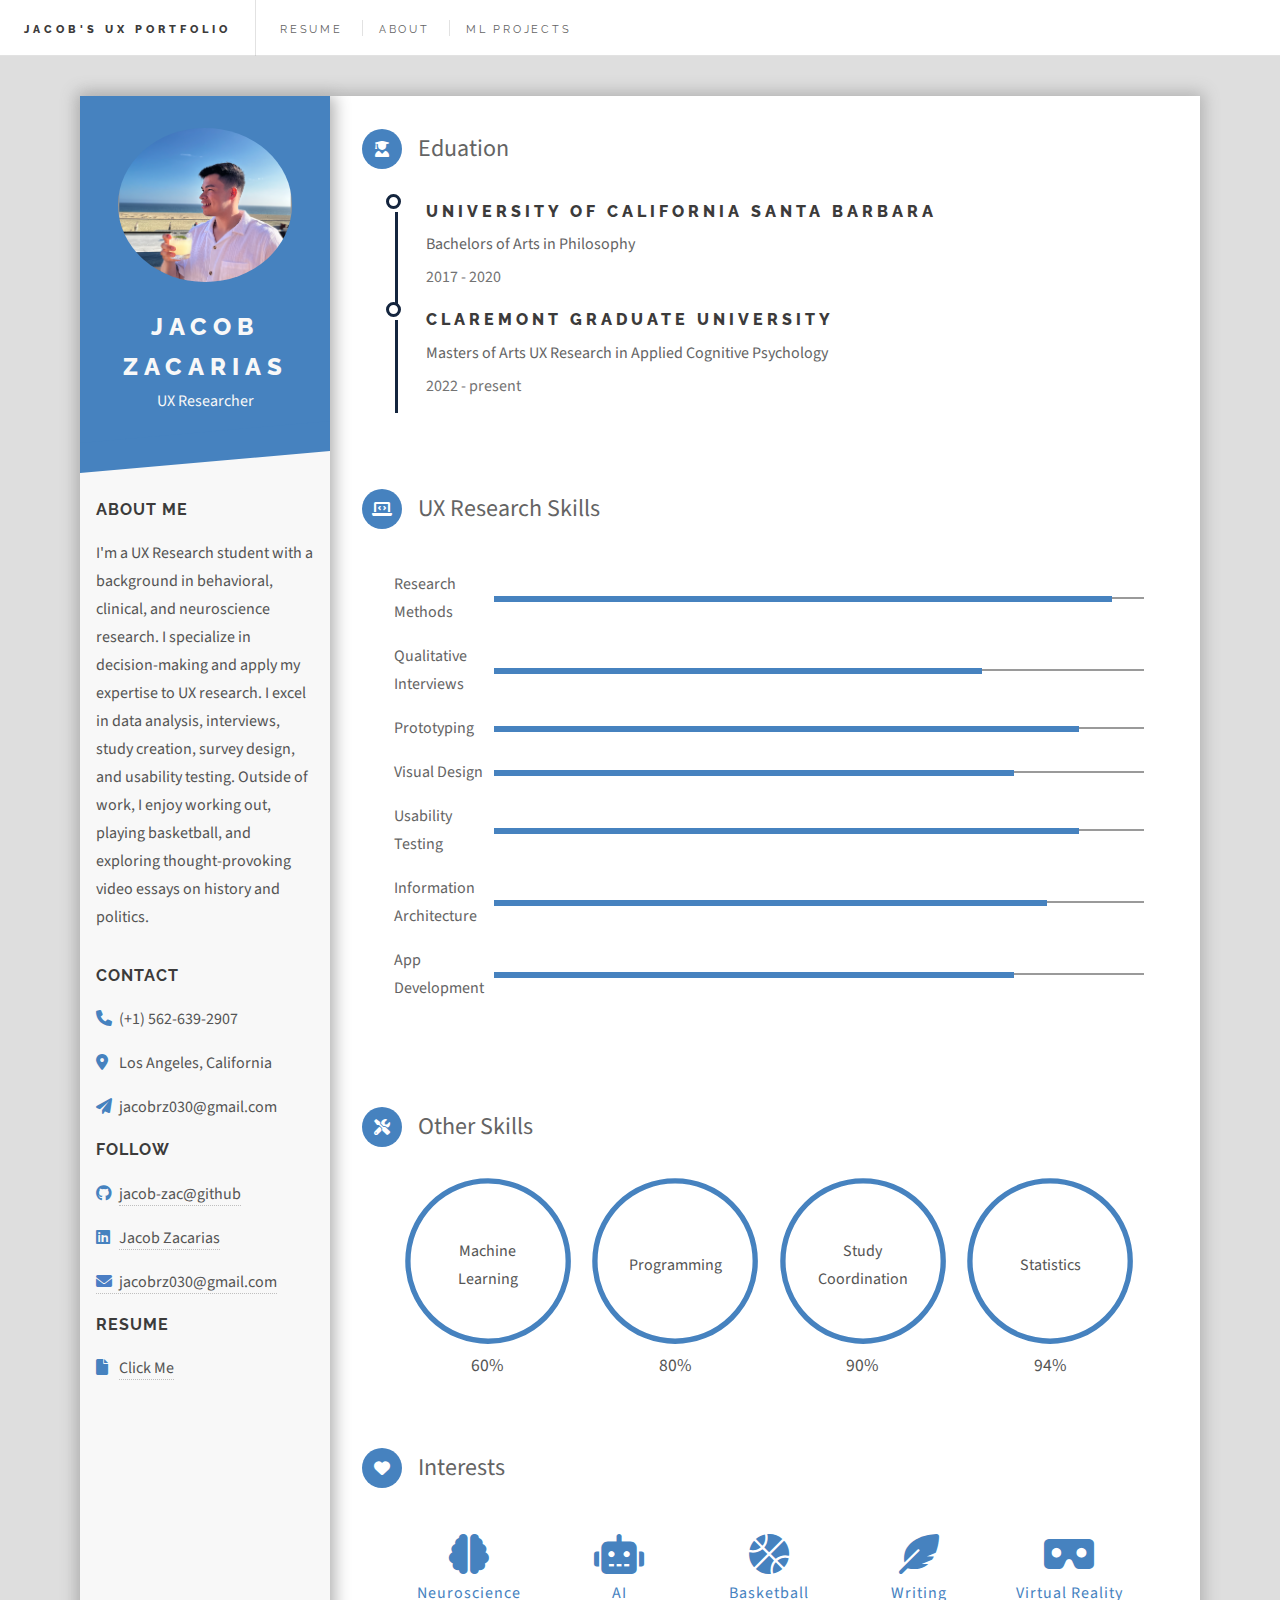
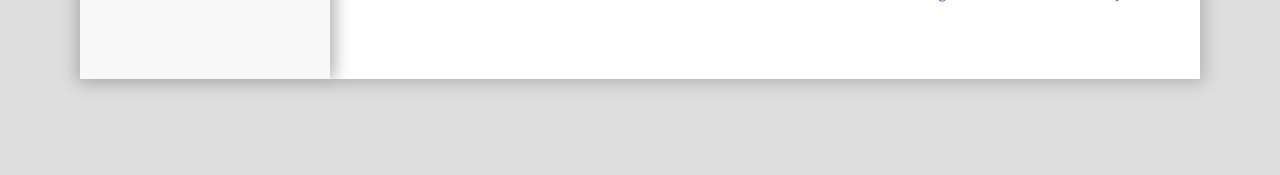
<file: about.html>
<!DOCTYPE HTML>
<!--
	Future Imperfect by HTML5 UP
	html5up.net | @ajlkn
	Free for personal and commercial use under the CCA 3.0 license (html5up.net/license)
-->
<html>
	<head>
		<title>Future Imperfect by HTML5 UP</title>
		<meta charset="utf-8" />
		<meta name="viewport" content="width=device-width, initial-scale=1, user-scalable=no" />
		<link rel="stylesheet" href="assets/css/main.css" />
	</head>
	<body class="is-preload">

		<!-- Wrapper -->
			<div id="wrapper">

				<!-- Header -->
					<header id="header">
						<h1><a href="home.html">Jacob's UX Portfolio</a></h1>
						<nav class="links">
							<ul>
								<li><a href="https://drive.google.com/file/d/1itsKc6sWVjm6B1sdSbC5BEjxUJ0Ri-jR/view" target="_blank">Resume</a></li>
								<li><a href="about.html">About</a></li>
								<li><a href="recommend.html">ML Projects</a></li>
							</ul>
					</header>
				<!-- Main -->
				<div class="wrapper">
					<div class="intro">
					  <div class="profile">
						<div class="photo">
						  <img src="images/avatar.jpg">
						</div>
						<div class="bio">
						  <h1 class="name">Jacob Zacarias</h1>
						  <p class="profession">UX Researcher</p>
						</div>
					  </div>
					  <div class="intro-section about">
						<h1 class="title">About me</h1>
						<p class="paragraph">
							I'm a UX Research student with a background in behavioral, clinical, and neuroscience research. 
							I specialize in decision-making and apply my expertise to UX research. 
							I excel in data analysis, interviews, study creation, survey design, and usability testing. 
							Outside of work, I enjoy working out, playing basketball, and exploring thought-provoking 
							video essays on history and politics.</p>

					  </div>
					  <div class="intro-section contact">
						<h1 class="title">Contact</h1>
						<div class="info-section">
						  <i class="fas fa-phone"></i>
						  <span>(+1) 562-639-2907</span>
						</div>
						<div class="info-section">
						  <i class="fas fa-map-marker-alt"></i>
						  <span>Los Angeles, California</span>
						</div>
						<div class="info-section">
						  <i class="fas fa-paper-plane"></i>
						  <span>jacobrz030@gmail.com</span>
						</div>
						
					  </div>
					  <div class="intro-section follow">
						<h1 class="title">Follow</h1>
						<div class="info-section link">
						  <i class="fab fa-github"></i>
						  <a target="_blank" rel="author" href="https://github.com/Jacob-Zac">
							<span>jacob-zac@github</span>
						  </a>
						</div>
						<div class="info-section link">
						  <i class="fab fa-linkedin"></i>
						  <a target="_blank" rel="author" href="https://www.linkedin.com/in/jacobzacarias/">
							<span>Jacob Zacarias</span>
						  </a> 
						</div>
						<link rel="stylesheet" href="https://cdnjs.cloudflare.com/ajax/libs/font-awesome/6.0.0-beta3/css/all.min.css">
						<div class="info-section link">
							<a target="_blank" rel="author" href="mailto:jacobrz030@gmail.com">
								<i class="fas fa-envelope" style="color: #4b7ec4;"></i>
							  <span>jacobrz030@gmail.com</span>
							</a>
						</div> 
					</div>
					<div class="intro-section follow">
					  <h1 class="title">Resume</h1>
					  <div class="info-section link">
						<i class="fa-solid fa-file"></i>
						<a target="_blank" rel="author" href="https://drive.google.com/file/d/1itsKc6sWVjm6B1sdSbC5BEjxUJ0Ri-jR/view">
						  <span>Click Me</span>
						</a>
					  </div>
					  </div>
					</div>
					<div class="detail">
					  <div class="detail-section edu">
						<div class="detail-title">
						  <div class="title-icon">
							<i class="fas fa-user-graduate"></i>
						  </div>
						  <span>Eduation</span>
						</div>
						<div class="detail-content">
						  <div class="timeline-block">
							<h1>University of California Santa Barbara</h1>
							<p>Bachelors of Arts in Philosophy</p>
							<time>2017 - 2020</time>
						  </div>
						  <div class="timeline-block">
							<h1>Claremont Graduate University</h1>
							<p>Masters of Arts UX Research in Applied Cognitive Psychology</p>
							<time>2022 - present</time>
						  </div>
						</div>
					  </div>
					  <div class="detail-section pg-skill">
						<div class="detail-title">
						  <div class="title-icon">
							<i class="fas fa-laptop-code"></i>
						  </div>
						  <span>UX Research Skills</span>
						</div>
						<div class="detail-content">
						  <ul class="pg-list">
							<li>
							  <span>Research Methods</span>
							  <div class="sb-skeleton">
								<div class="skillbar" style="--pgbar-length: 95%"></div>
							  </div>
							</li>
							<li>
							  <span>Qualitative Interviews</span>
							  <div class="sb-skeleton">
								<div class="skillbar" style="--pgbar-length: 75%"></div>
							  </div>
							</li>
							<li>
							  <span>Prototyping</span>
							  <div class="sb-skeleton">
								<div class="skillbar" style="--pgbar-length: 90%"></div>
							  </div>
							</li>
							<li>
							  <span>Visual Design</span>
							  <div class="sb-skeleton">
								<div class="skillbar" style="--pgbar-length: 80%"></div>
							  </div>
							</li>
							<li>
							  <span>Usability Testing</span>
							  <div class="sb-skeleton">
								<div class="skillbar" style="--pgbar-length: 90%"></div>
							  </div>
							</li>
							<li>
							  <span>Information Architecture</span>
							  <div class="sb-skeleton">
								<div class="skillbar" style="--pgbar-length: 85%"></div>
							  </div>
							</li>
							<li>
							  <span>App Development</span>
							  <div class="sb-skeleton">
								<div class="skillbar" style="--pgbar-length: 80%"></div>
							  </div>
							</li>
						  </ul>
						</div>
					  </div>
					  <div class="detail-section tool-skill">
						<div class="detail-title">
						  <div class="title-icon">
							<i class="fas fa-tools"></i>
						  </div>
						<span>Other Skills</span>
							</div>
							<div class="detail-content">
								<ul class="tool-list">
								<li>
									<svg viewbox="0 0 100 100">
									<circle cx="50" cy="50" r="45"></circle>
									<circle class="cbar" cx="50" cy="50" r="45" style="--percent: 0.6"></circle>
									</svg>
									<span class="tl-name">Machine Learning</span>
									<span class="tl-exp">60%</span>
								</li>
								<li>
									<svg viewbox="0 0 100 100">
									<circle cx="50" cy="50" r="45"></circle>
									<circle class="cbar" cx="50" cy="50" r="45" style="--percent: 0.8"></circle>
									</svg>
									<span class="tl-name">Programming</span>
									<span class="tl-exp">80%</span>
								</li>
								<li>
									<svg viewbox="0 0 100 100">
									<circle cx="50" cy="50" r="45"></circle>
									<circle class="cbar" cx="50" cy="50" r="45" style="--percent: 0.9"></circle>
									</svg>
									<span class="tl-name">Study Coordination</span>
									<span class="tl-exp">90%</span>
								</li>
								<li>
									<svg viewbox="0 0 100 100">
									<circle cx="50" cy="50" r="45"></circle>
									<circle class="cbar" cx="50" cy="50" r="45" style="--percent: 0.94"></circle>
									</svg>
									<span class="tl-name">Statistics</span>
									<span class="tl-exp">94%</span>
								</li>
								</ul>
							</div>
				  
					  </div>
					  <div class="detail-section interests">
						<div class="detail-title">
						  <div class="title-icon">
							<i class="fas fa-heart"></i>
						  </div>
						  <span>Interests</span>
						</div>
						<div class="detail-content">
							<ul class="favor-list">
								<link rel="stylesheet" href="https://cdnjs.cloudflare.com/ajax/libs/font-awesome/6.0.0-beta3/css/all.min.css">
								  <li>
									<i class="fas fa-brain"></i>
									<span>Neuroscience</span>
								  </li>
								  <li>
									<i class="fas fa-robot"></i>
									<span>AI</span>
								  </li>
								  <li>
									<i class="fas fa-basketball-ball"></i>
									<span>Basketball</span>
								  </li>
								  <li>
									<i class="fas fa-feather-alt"></i>
									<span>Writing</span>
								  </li>
								  <li>
									<i class="fas fa-vr-cardboard"></i>
									<span>Virtual Reality</span>
								  </li>
								</ul>
							</ul>
						  </div>
						</div>
					  </div>
					</div>
				  </div>


		<!-- Scripts -->
			<script src="assets/js/jquery.min.js"></script>
			<script src="assets/js/browser.min.js"></script>
			<script src="assets/js/breakpoints.min.js"></script>
			<script src="assets/js/util.js"></script>
			<script src="assets/js/main.js"></script>

	</body>
</html>
</file>
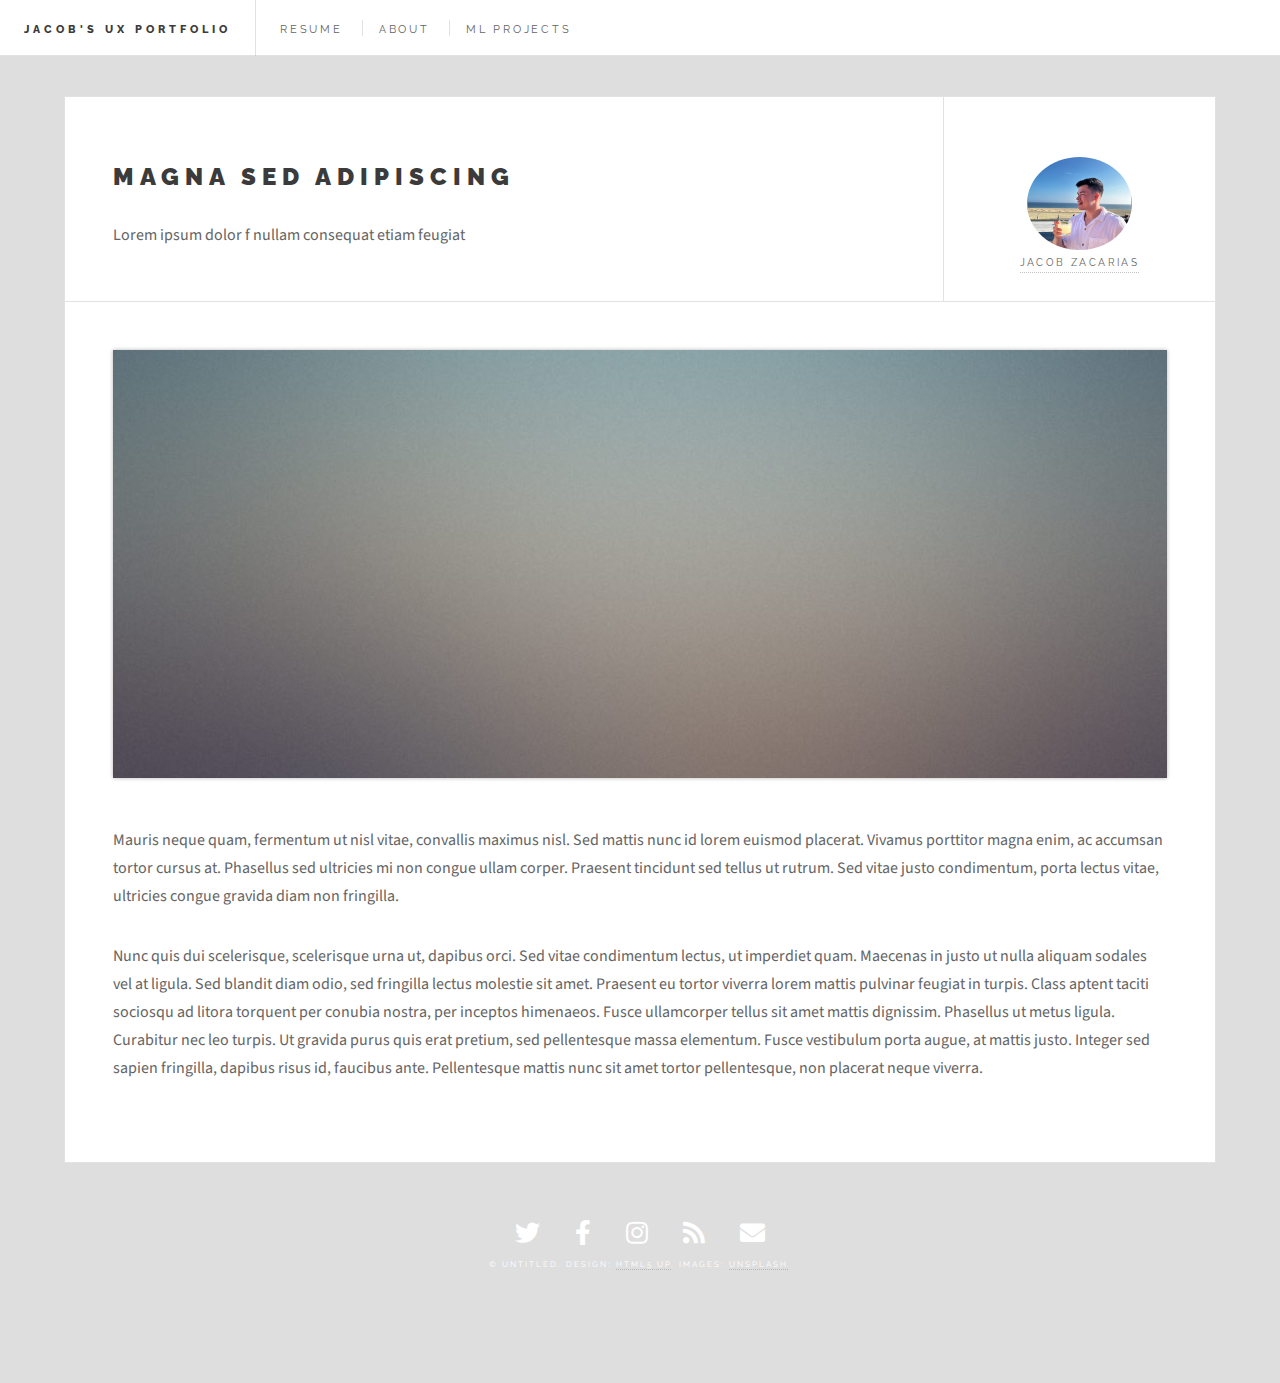
<file: Care.html>
<!DOCTYPE HTML>
<!--
	Future Imperfect by HTML5 UP
	html5up.net | @ajlkn
	Free for personal and commercial use under the CCA 3.0 license (html5up.net/license)
-->
<html>
	<head>
		<title>Single - Future Imperfect by HTML5 UP</title>
		<meta charset="utf-8" />
		<meta name="viewport" content="width=device-width, initial-scale=1, user-scalable=no" />
		<link rel="stylesheet" href="assets/css/main.css" />
	</head>
	<body class="single is-preload">

		<!-- Wrapper -->
			<div id="wrapper">

				<!-- Header -->
					<header id="header">
						<h1><a href="index.html">Jacob's UX Portfolio</a></h1>
						<nav class="links">
							<ul>
								<li><a href="https://drive.google.com/file/d/1itsKc6sWVjm6B1sdSbC5BEjxUJ0Ri-jR/view" target="_blank">Resume</a></li>
								<li><a href="about.html">About</a></li>
								<li><a href="recommend.html">ML Projects</a></li>
							</ul>
					</header>
				<!-- Main -->
					<section id="menu">

						<!-- Search -->
							<section>
								<form class="search" method="get" action="#">
									<input type="text" name="query" placeholder="Search" />
								</form>
							</section>

						<!-- Links -->
							<section>
								<ul class="links">
									<li>
										<a href="#">
											<h3>Lorem ipsum</h3>
											<p>Feugiat tempus veroeros dolor</p>
										</a>
									</li>
									<li>
										<a href="#">
											<h3>Dolor sit amet</h3>
											<p>Sed vitae justo condimentum</p>
										</a>
									</li>
									<li>
										<a href="#">
											<h3>Feugiat veroeros</h3>
											<p>Phasellus sed ultricies mi congue</p>
										</a>
									</li>
									<li>
										<a href="#">
											<h3>Etiam sed consequat</h3>
											<p>Porta lectus amet ultricies</p>
										</a>
									</li>
								</ul>
							</section>

						<!-- Actions -->
							<section>
								<ul class="actions stacked">
									<li><a href="#" class="button large fit">Log In</a></li>
								</ul>
							</section>

					</section>

				<!-- main1 -->
					<div id="main1">

						<!-- Post -->
							<article class="post">
								<header>
									<div class="title">
										<h2><a href="#">Magna sed adipiscing</a></h2>
										<p>Lorem ipsum dolor f nullam consequat etiam feugiat</p>
									</div>
									<div class="meta">
										<a href="#" class="author">
										  <img src="images/avatar.jpg" alt="" style="width: 60%;" />
										  <span class="name">Jacob Zacarias</span>
										</a>
									  </div>
								</header>
								<span class="image featured"><img src="images/pic01.jpg" alt="" /></span>
								<p>Mauris neque quam, fermentum ut nisl vitae, convallis maximus nisl. Sed mattis nunc id lorem euismod placerat. Vivamus porttitor magna enim, ac accumsan tortor cursus at. Phasellus sed ultricies mi non congue ullam corper. Praesent tincidunt sed tellus ut rutrum. Sed vitae justo condimentum, porta lectus vitae, ultricies congue gravida diam non fringilla.</p>
								<p>Nunc quis dui scelerisque, scelerisque urna ut, dapibus orci. Sed vitae condimentum lectus, ut imperdiet quam. Maecenas in justo ut nulla aliquam sodales vel at ligula. Sed blandit diam odio, sed fringilla lectus molestie sit amet. Praesent eu tortor viverra lorem mattis pulvinar feugiat in turpis. Class aptent taciti sociosqu ad litora torquent per conubia nostra, per inceptos himenaeos. Fusce ullamcorper tellus sit amet mattis dignissim. Phasellus ut metus ligula. Curabitur nec leo turpis. Ut gravida purus quis erat pretium, sed pellentesque massa elementum. Fusce vestibulum porta augue, at mattis justo. Integer sed sapien fringilla, dapibus risus id, faucibus ante. Pellentesque mattis nunc sit amet tortor pellentesque, non placerat neque viverra. </p>
							</article>

					</div>

				<!-- Footer -->
					<section id="footer">
						<ul class="icons">
							<li><a href="#" class="icon brands fa-twitter"><span class="label">Twitter</span></a></li>
							<li><a href="#" class="icon brands fa-facebook-f"><span class="label">Facebook</span></a></li>
							<li><a href="#" class="icon brands fa-instagram"><span class="label">Instagram</span></a></li>
							<li><a href="#" class="icon solid fa-rss"><span class="label">RSS</span></a></li>
							<li><a href="#" class="icon solid fa-envelope"><span class="label">Email</span></a></li>
						</ul>
						<p class="copyright">&copy; Untitled. Design: <a href="http://html5up.net">HTML5 UP</a>. Images: <a href="http://unsplash.com">Unsplash</a>.</p>
					</section>

			</div>

		<!-- Scripts -->
			<script src="assets/js/jquery.min.js"></script>
			<script src="assets/js/browser.min.js"></script>
			<script src="assets/js/breakpoints.min.js"></script>
			<script src="assets/js/util.js"></script>
			<script src="assets/js/main.js"></script>

	</body>
</html>
</file>
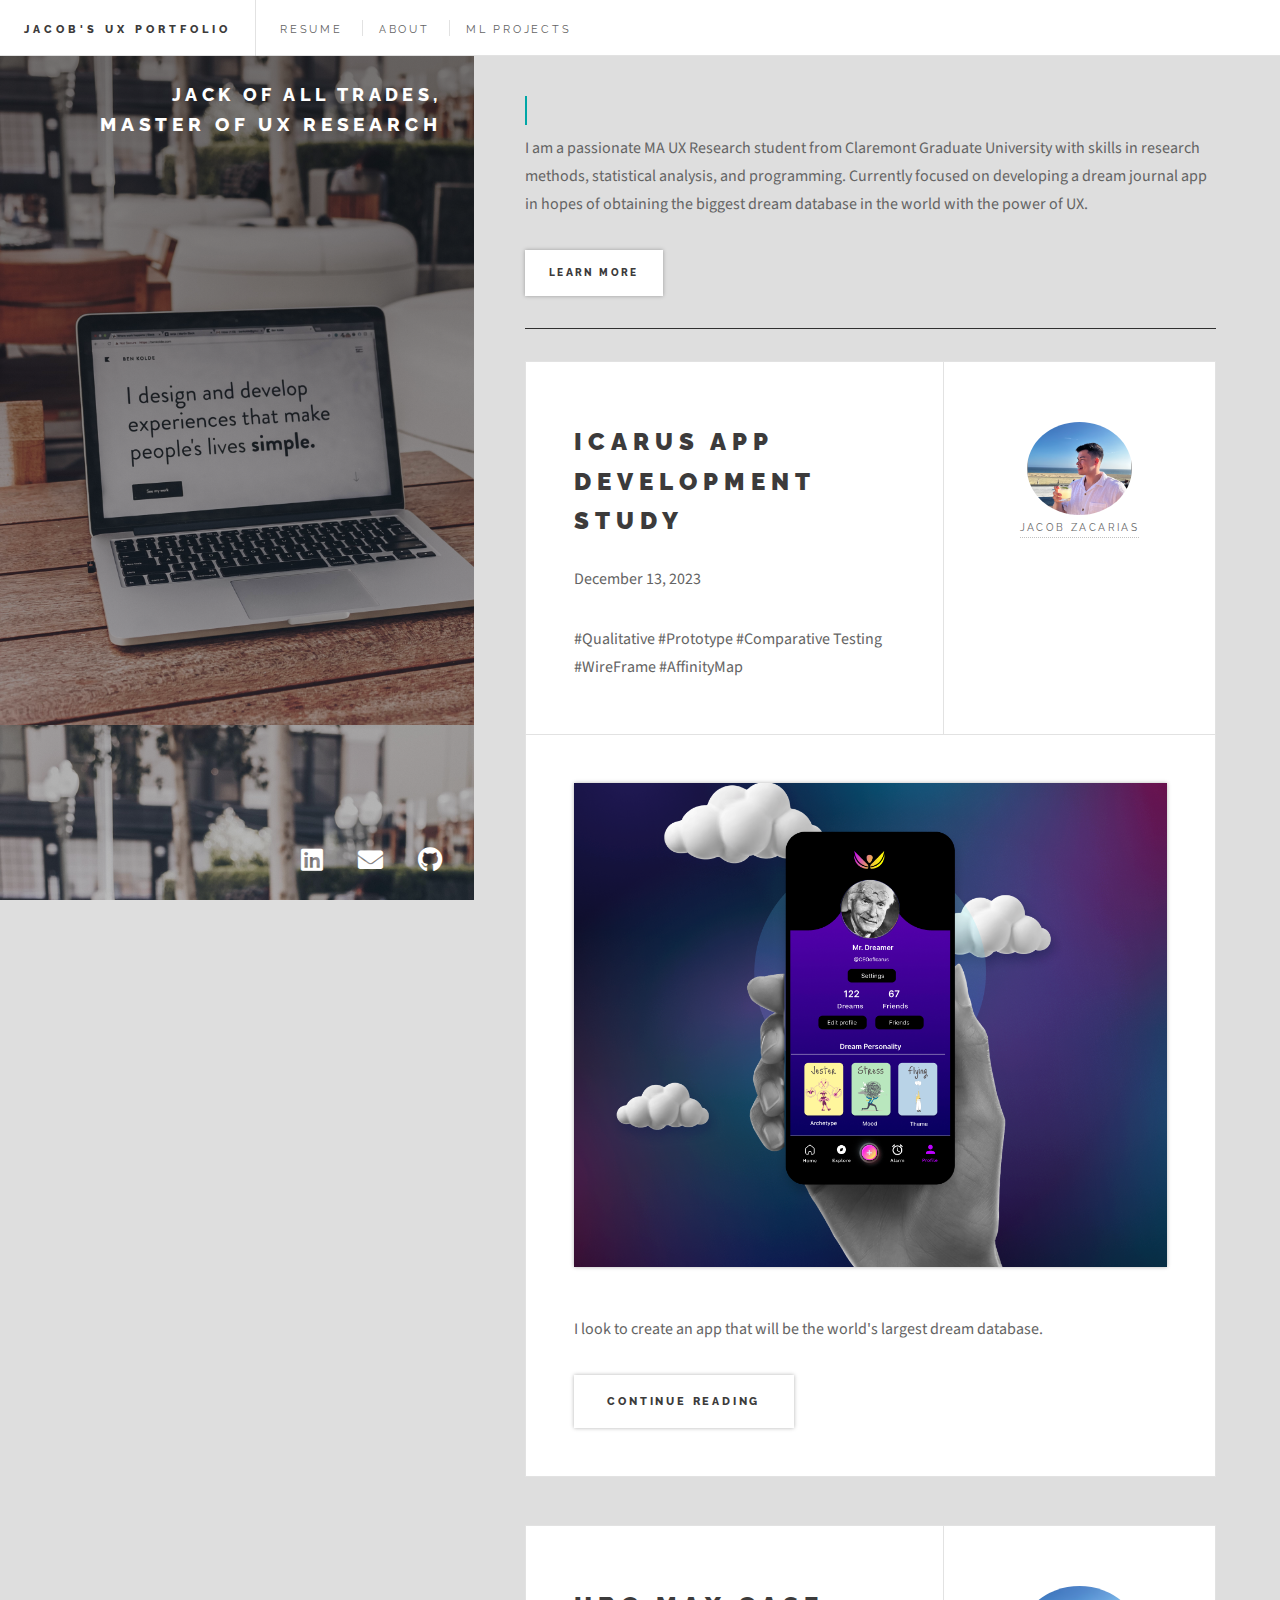
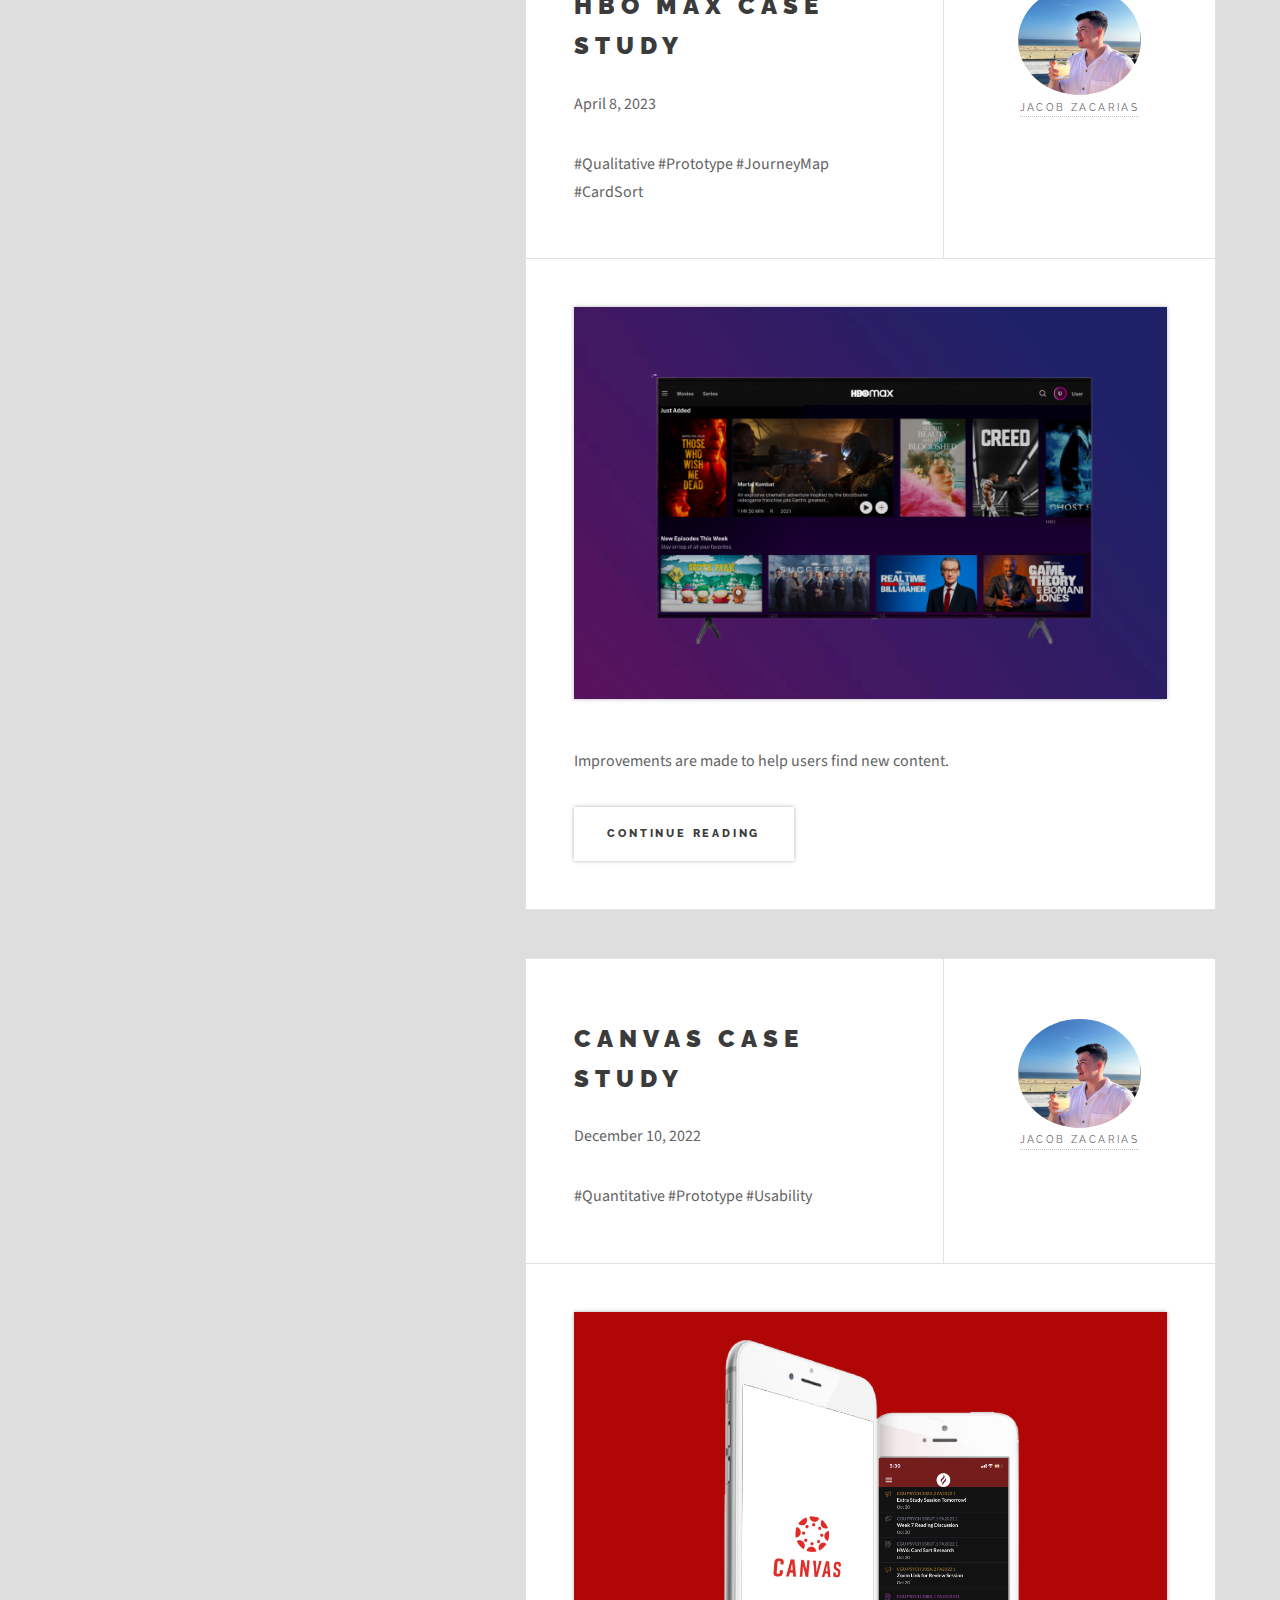
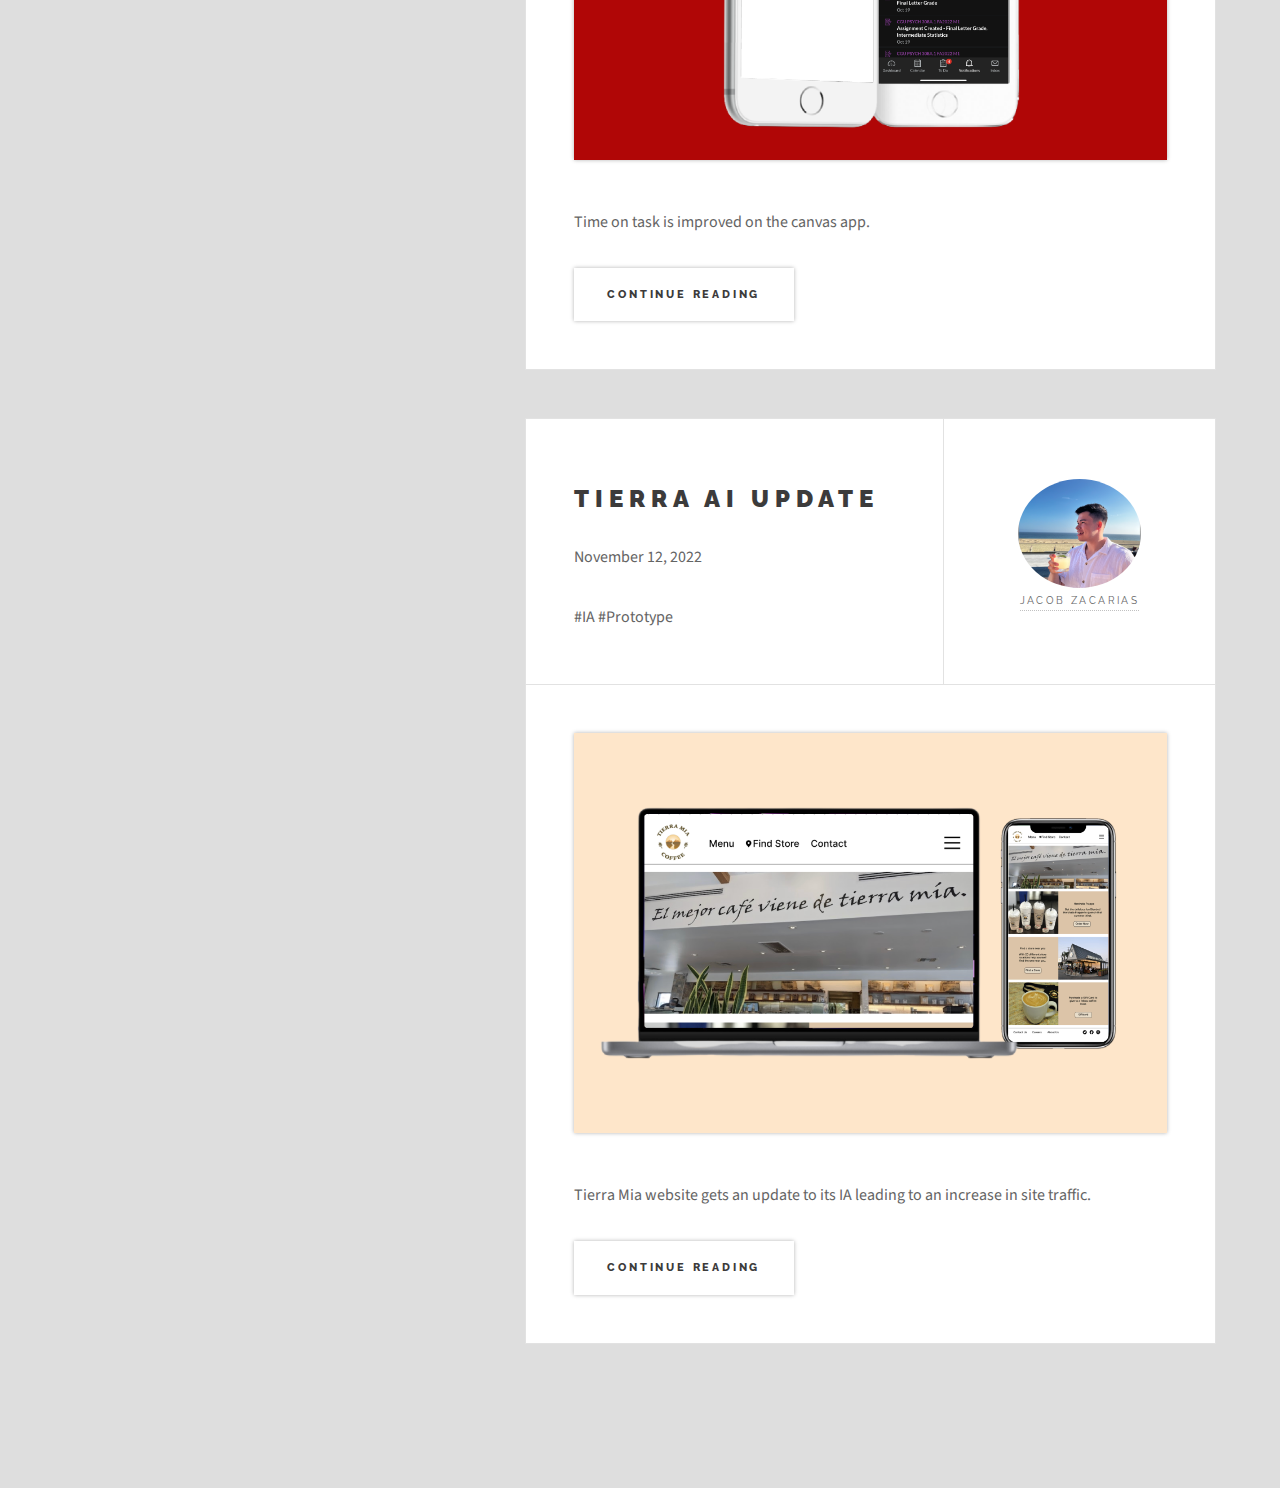
<file: home.html>
<!DOCTYPE HTML>

<html>
	<head>
		<link rel="icon" href="images/favicon.png" type="image/x-icon">
		<title>Jacob's Portfolio</title>
		<meta charset="utf-8" />
		<meta name="viewport" content="width=device-width, initial-scale=1, user-scalable=no" />
		<link rel="stylesheet" href="assets/css/main.css" />
	</head>
	<body class="is-preload">

		<!-- Wrapper -->
			<div id="wrapper">

				<!-- Header -->
					<header id="header">
						<h1><a href="home.html">Jacob's UX Portfolio</a></h1>
						<nav class="links">
							<ul>
								<li><a href="https://drive.google.com/file/d/1itsKc6sWVjm6B1sdSbC5BEjxUJ0Ri-jR/view" target="_blank">Resume</a></li>
								<li><a href="about.html">About</a></li>
								<li><a href="recommend.html">ML Projects</a></li>
							</ul>
					</header>
				<!-- Main -->
					<div id="main">
				<!-- One -->
				<section id="about">
					<div class="Kontainer">
						<div class="typed-out">Hi There I'm Jacob</div></div>
				</header>
						<p>I am a passionate MA UX Research student from Claremont Graduate University with skills in research methods, 
							statistical analysis, and programming. Currently focused on developing a dream journal app in hopes of obtaining the biggest dream database in the world with the power of UX.</p>
						<ul class="actions">
							<li><a href="about.html" class="button">Learn More</a></li>
						</ul>
					</section>
						<hr size="1" width="100%" color="black"> 
						<!-- Post -->
						<article class="post">
							<header>
								<div class="title">
									<h2><a href="icarus.html">Icarus App Development Study</a></h2>
									<p>December 13, 2023</p>
									<p> #Qualitative #Prototype #Comparative Testing #WireFrame #AffinityMap</p>
								</div>
								<div class="meta">
									<a href="#" class="author">
									  <img src="images/avatar.jpg" alt="" style="width: 60%;" />
									  <span class="name">Jacob Zacarias</span>
									</a>
								  </div>
								</header>
								<a href="icarus.html" class="image featured"><img src="images/CARLJ.png" alt="" /></a>
								<p>I look to create an app that will be the world's largest dream database.</p>
								<footer>
									<ul class="actions">
										<li><a href="icarus.html" class="button large">Continue Reading</a></li>
									</ul>
								</footer>
							</article>
						<!-- Post -->
						<article class="post">
							<header>
								<div class="title">
									<h2><a href="HBO.html">HBO MAX Case Study</a></h2>
									<p>April 8, 2023</p>
									<p> #Qualitative #Prototype #JourneyMap #CardSort </p>
								</div>
								<div class="meta">
									<a href="#" class="author">
									  <img src="images/avatar.jpg" alt="" style="width: 70%;" />
									  <span class="name">Jacob Zacarias</span>
									</a>
								  </div>
								</header>
								<a href="HBO.html" class="image featured"><img src="images/pic03.jpg" alt="" /></a>
								<p>Improvements are made to help users find new content.</p>
								<footer>
									<ul class="actions">
										<li><a href="HBO.html" class="button large">Continue Reading</a></li>
									</ul>
								</footer>
							</article>
						<!-- Post -->
						<article class="post">
							<header>
								<div class="title">
									<h2><a href="Canvas.html">Canvas Case Study</a></h2>
									<p>December 10, 2022</p>
									<p> #Quantitative #Prototype #Usability</p>
									
								</div>
								<div class="meta">
									<a href="#" class="author">
									  <img src="images/avatar.jpg" alt="" style="width: 70%;" />
									  <span class="name">Jacob Zacarias</span>
									</a>
								  </div>
							</header>
							<a href="Canvas.html" class="image featured"><img src="images/pic04.jpg" alt="" /></a>
							<p>Time on task is improved on the canvas app.</p>
							<footer>
								<ul class="actions">
									<li><a href="Canvas.html" class="button large">Continue Reading</a></li>
								</ul>
							</footer>
						</article>

						<!-- Post -->
							<article class="post">
								<header>
									<div class="title">
										<h2><a href="Tierra.html">Tierra AI Update</a></h2>
										<p>November 12, 2022</p>
										<p> #IA #Prototype </p>
									</div>
									<div class="meta">
										<a href="#" class="author">
										  <img src="images/avatar.jpg" alt="" style="width: 70%;" />
										  <span class="name">Jacob Zacarias</span>
										</a>
									  </div>
								</header>
								<a href="Tierra.html" class="image featured"><img src="images/pic05.jpg" alt="" /></a>
								<p>Tierra Mia website gets an update to its IA leading to an increase in site traffic.</p>
								<footer>
									<ul class="actions">
										<li><a href="Tierra.html" class="button large">Continue Reading</a></li>
									</ul>
								</footer>
							</article>
						<!-- Pagination -->
							<ul class="actions pagination">
							</ul>

					</div>

				<!-- Sidebar -->
					<section id="sidebar">

						<!-- Intro -->
							<section id="Intro">
								<div class="inner"></div>
								<header>
									<h2>Jack of All Trades,<hs2>
									<h2> Master of UX Research<h2>
								</header>
							</section>
<!-- Footer -->
<section id="footer">
	<ul class="icons">
		<li><a target="_blank" href="https://www.linkedin.com/in/jacobzacarias/" class="icon brands fa-linkedin"><span class="label">LinkedIn</span></a></li>
    <li><a target="_blank" href="mailto:jacobrz030@gmail.com" class="icon solid fa-envelope"><span class="label">Email</span></a></li>
	<li><a target="_blank" href= "https://github.com/Jacob-Zac" class="fab fa-github"><span class="label">Github</span></a></li>
	</ul>
</section>

</section>

</div>
		<!-- Scripts -->
			<script src="assets/js/jquery.min.js"></script>
			<script src="assets/js/browser.min.js"></script>
			<script src="assets/js/breakpoints.min.js"></script>
			<script src="assets/js/util.js"></script>
			<script src="assets/js/main.js"></script>

	</body>
</html>
</file>
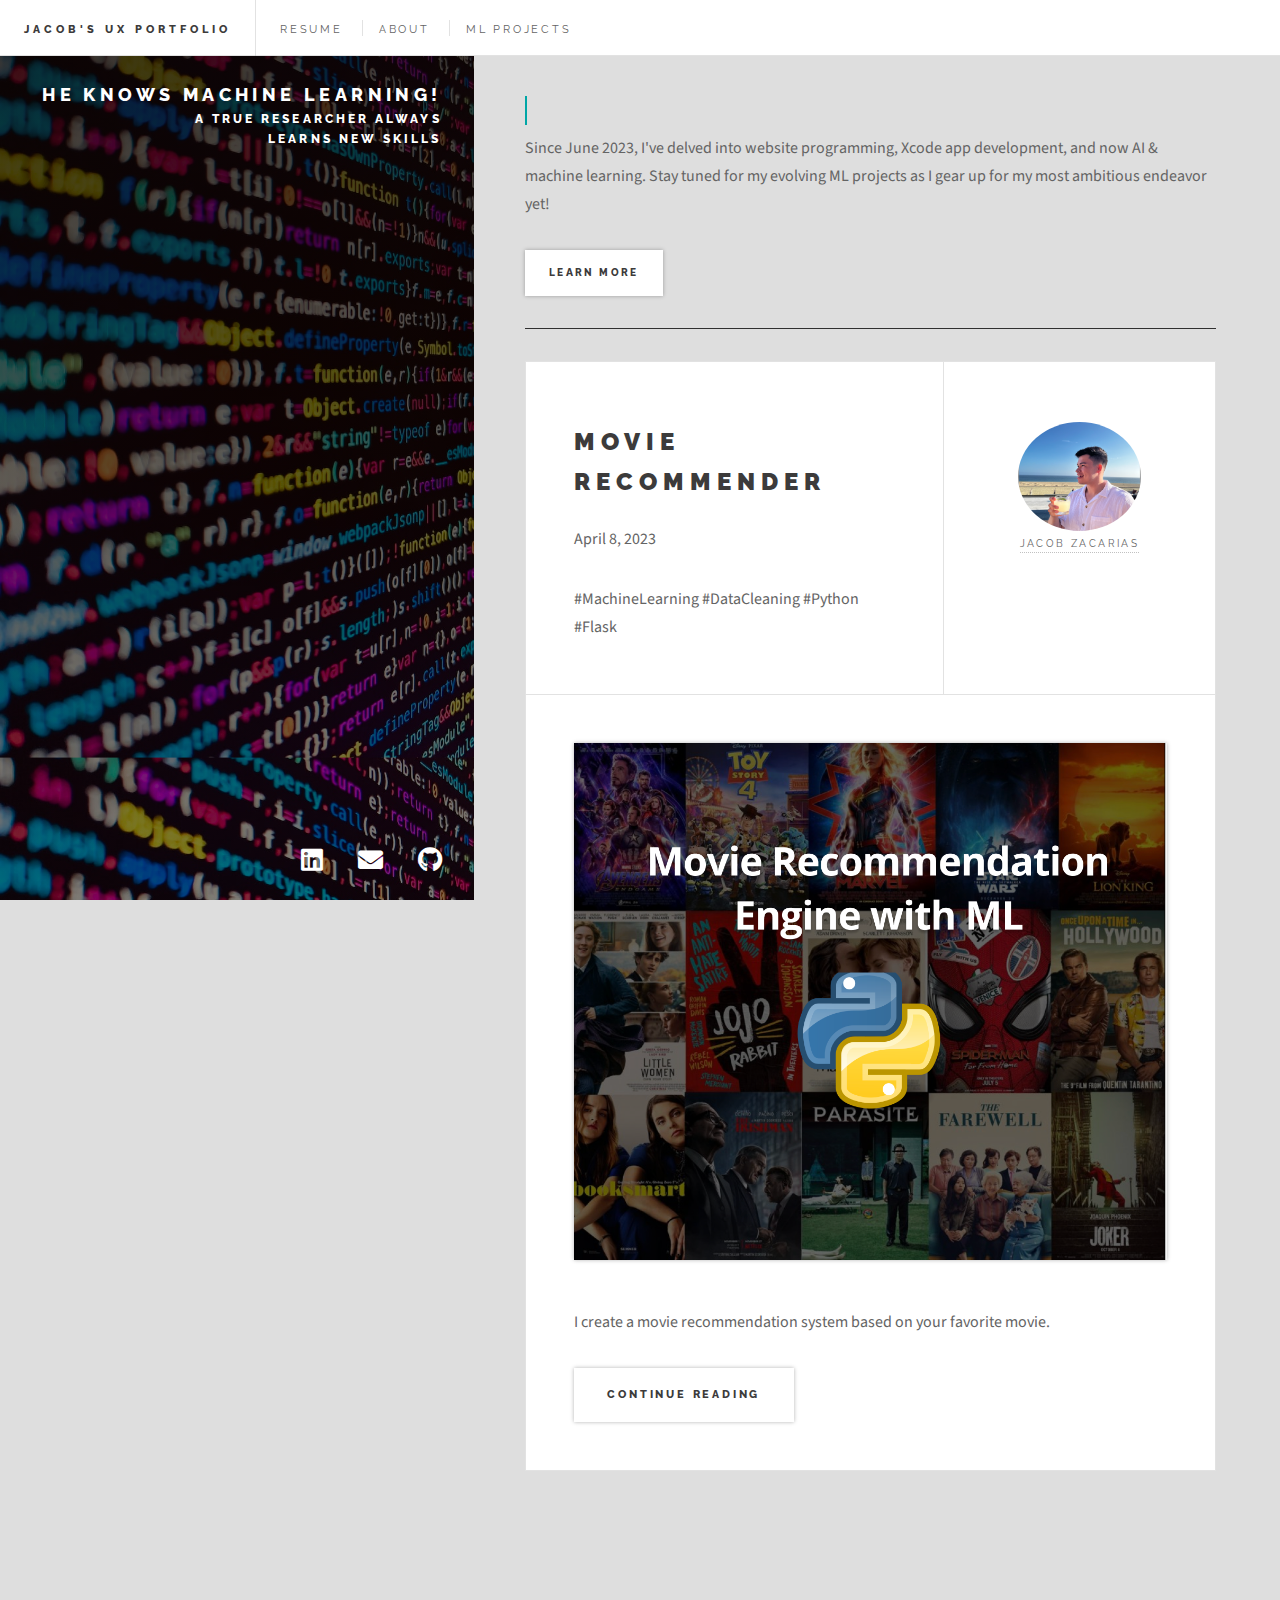
<file: recommend.html>
<!DOCTYPE HTML>

<html>
	<head>
		<link rel="icon" href="images/favicon.png" type="image/x-icon">
		<title>Jacob's Portfolio</title>
		<meta charset="utf-8" />
		<meta name="viewport" content="width=device-width, initial-scale=1, user-scalable=no" />
		<link rel="stylesheet" href="assets/css/main.css" />
	</head>
	<body class="is-preload">

		<!-- Wrapper -->
			<div id="wrapper">

				<!-- Header -->
					<header id="header">
						<h1><a href="home.html">Jacob's UX Portfolio</a></h1>
						<nav class="links">
							<ul>
								<li><a href="https://drive.google.com/file/d/1itsKc6sWVjm6B1sdSbC5BEjxUJ0Ri-jR/view" target="_blank">Resume</a></li>
								<li><a href="about.html">About</a></li>
								<li><a href="recommend.html">ML Projects</a></li>
							</ul>
					</header>
				<!-- Main -->
					<div id="main">
				<!-- One -->
				<section id="about">
					<div class="Kontainer">
						<div class="typed-out">Why am I learning these skills?</div></div>
				</header>
						<p>Since June 2023, I've delved into website programming, Xcode app development, and now AI & machine learning. Stay tuned for my evolving ML projects as I gear up for my most ambitious endeavor yet!</p>
						<ul class="actions">
							<li><a href="about.html" class="button">Learn More</a></li>
						</ul>
					</section>
						<hr size="1" width="100%" color="black">  
						<!-- Post -->
						<article class="post">
							<header>
								<div class="title">
									<h2><a href="https://github.com/Jacob-Zac/Movie_recommendation">Movie Recommender</a></h2>
									<p>April 8, 2023</p>
									<p> #MachineLearning #DataCleaning #Python #Flask </p>
								</div>
								<div class="meta">
									<a href="#" class="author">
									  <img src="images/avatar.jpg" alt="" style="width: 70%;" />
									  <span class="name">Jacob Zacarias</span>
									</a>
								  </div>
								</header>
								<a href="https://github.com/Jacob-Zac/Movie_recommendation" class="image featured"><img src="images/pic08.png" alt="" /></a>
								<p>I create a movie recommendation system based on your favorite movie.</p>
								<footer>
									<ul class="actions">
										<li><a href="https://github.com/Jacob-Zac/Movie_recommendation" class="button large">Continue Reading</a></li>
									</ul>
								</footer>
							</article>
						<!-- Pagination -->
							<ul class="actions pagination">
							</ul>

					</div>

				<!-- Sidebar -->
					<section id="sidebar2">

						<!-- Intro -->
							<section id="Intro">
								<div class="inner"></div>
								<header>
									<h2>He knows Machine Learning!<hs2>
										<h2 style="font-size: 0.7em;">A true Researcher always <br>
											learns new skills</h2>
								</header>
							</section>
<!-- Footer -->
<section id="footer">
	<ul class="icons">
		<li><a target="_blank" href="https://www.linkedin.com/in/jacobzacarias/" class="icon brands fa-linkedin"><span class="label">LinkedIn</span></a></li>
    <li><a target="_blank" href="mailto:jacobrz030@gmail.com" class="icon solid fa-envelope"><span class="label">Email</span></a></li>
	<li><a target="_blank" href= "https://github.com/Jacob-Zac" class="fab fa-github"><span class="label">Github</span></a></li>
	</ul>
</section>

</section>

</div>
		<!-- Scripts -->
			<script src="assets/js/jquery.min.js"></script>
			<script src="assets/js/browser.min.js"></script>
			<script src="assets/js/breakpoints.min.js"></script>
			<script src="assets/js/util.js"></script>
			<script src="assets/js/main.js"></script>

	</body>
</html>
</file>
<file: assets/css/main.css>
@import url(fontawesome-all.min.css);
@import url("https://fonts.googleapis.com/css?family=Source+Sans+Pro:400,700|Raleway:400,800,900");


html, body, div, span, applet, object,
iframe, h1, h2, h3, h4, h5, h6, p, blockquote,
pre, a, abbr, acronym, address, big, cite,
code, del, dfn, em, img, ins, kbd, q, s, samp,
small, strike, strong, sub, sup, tt, var, b,
u, i, center, dl, dt, dd, ol, ul, li, fieldset,
form, label, legend, table, caption, tbody,
tfoot, thead, tr, th, td, article, aside,
canvas, details, embed, figure, figcaption,
footer, header, hgroup, menu, nav, output, ruby,
section, summary, time, mark, audio, video {
	margin: 0;
	padding: 0;
	border: 0;
	font-size: 100%;
	font: inherit;
	vertical-align: baseline;}

article, aside, details, figcaption, figure,
footer, header, hgroup, menu, nav, section {
	display: block;}

body {
	line-height: 1;
}

ol, ul {
	list-style: none;
}

blockquote, q {
	quotes: none;
}

	blockquote:before, blockquote:after, q:before, q:after {
		content: '';
		content: none;
	}

table {
	border-collapse: collapse;
	border-spacing: 0;
}

body {
	-webkit-text-size-adjust: none;
}

mark {
	background-color: transparent;
	color: inherit;
}

input::-moz-focus-inner {
	border: 0;
	padding: 0;
}

input, select, textarea {
	-moz-appearance: none;
	-webkit-appearance: none;
	-ms-appearance: none;
	appearance: none;
}

/* Basic */

	@-ms-viewport {
		width: device-width;
	}

	body {
		-ms-overflow-style: scrollbar;
	}

	@media screen and (max-width: 480px) {

		html, body {
			min-width: 32df0px;
		}

	}

	html {
		box-sizing: border-box;
	}

	*, *:before, *:after {
		box-sizing: inherit;
	}

	body {
		background: #f4f4f4;
	}

		body.is-preload *, body.is-preload *:before, body.is-preload *:after {
			-moz-animation: none !important;
			-webkit-animation: none !important;
			-ms-animation: none !important;
			animation: none !important;
			-moz-transition: none !important;
			-webkit-transition: none !important;
			-ms-transition: none !important;
			transition: none !important;
		}

/* Type */

	body, input, select, textarea {
		color: #646464;
		font-family: "Source Sans Pro", Helvetica, sans-serif;
		font-size: 14pt;
		font-weight: 400;
		line-height: 1.75;
	}

		@media screen and (max-width: 1680px) {

			body, input, select, textarea {
				font-size: 12pt;
			}

		}

		@media screen and (max-width: 1280px) {

			body, input, select, textarea {
				font-size: 12pt;
			}

		}

		@media screen and (max-width: 980px) {

			body, input, select, textarea {
				font-size: 12pt;
			}

		}

		@media screen and (max-width: 736px) {

			body, input, select, textarea {
				font-size: 12pt;
			}

		}

		@media screen and (max-width: 480px) {

			body, input, select, textarea {
				font-size: 12pt;
			}

		}

	a {
		-moz-transition: color 0.2s ease, border-bottom-color 0.2s ease;
		-webkit-transition: color 0.2s ease, border-bottom-color 0.2s ease;
		-ms-transition: color 0.2s ease, border-bottom-color 0.2s ease;
		transition: color 0.2s ease, border-bottom-color 0.2s ease;
		border-bottom: dotted 1px rgba(160, 160, 160, 0.65);
		color: inherit;
		text-decoration: none;
	}

		a:before {
			-moz-transition: color 0.2s ease;
			-webkit-transition: color 0.2s ease;
			-ms-transition: color 0.2s ease;
			transition: color 0.2s ease;
		}

		a:hover {
			border-bottom-color: transparent;
			color: #00a6a6 !important;
		}

			a:hover:before {
				color: #00a6a6 !important;
			}

	strong, b {
		color: #3c3b3b;
		font-weight: 700;
	}

	em, i {
		font-style: italic;
	}

	p {
		margin: 0 0 2em 0;
	}

	h1, h2, h3, h4, h5, h6 {
		color: #3c3b3b;
		font-family: "Raleway", Helvetica, sans-serif;
		font-weight: 800;
		letter-spacing: 0.25em;
		line-height: 1.65;
		margin: 0 0 1em 0;
		text-transform: uppercase;
	}

		h1 a, h2 a, h3 a, h4 a, h5 a, h6 a {
			color: inherit;
			border-bottom: 0;
		}

	h2 {
		font-size: 1.1em;
	}

	h3 {
		font-size: 0.9em;
	}

	h4 {
		font-size: 0.7em;
	}

	h5 {
		font-size: 0.7em;
	}

	h6 {
		font-size: 0.7em;
	}

	sub {
		font-size: 0.8em;
		position: relative;
		top: 0.5em;
	}

	sup {
		font-size: 0.8em;
		position: relative;
		top: -0.5em;
	}

	blockquote {
		border-left: solid 4px rgba(160, 160, 160, 0.3);
		font-style: italic;
		margin: 0 0 2em 0;
		padding: 0.5em 0 0.5em 2em;
	}

	code {
		background: rgba(160, 160, 160, 0.075);
		border: solid 1px rgba(160, 160, 160, 0.3);
		font-family: "Courier New", monospace;
		font-size: 0.9em;
		margin: 0 0.25em;
		padding: 0.25em 0.65em;
	}

	pre {
		-webkit-overflow-scrolling: touch;
		font-family: "Courier New", monospace;
		font-size: 0.9em;
		margin: 0 0 2em 0;
	}

		pre code {
			display: block;
			line-height: 1.75em;
			padding: 1em 1.5em;
			overflow-x: auto;
		}

	hr {
		border: 0;
		border-bottom: solid 1px rgba(160, 160, 160, 0.3);
		margin: 2em 0;
	}

		hr.major {
			margin: 3em 0;
		}

	.align-left {
		text-align: left;
	}

	.align-center {
		text-align: center;
	}

	.align-right {
		text-align: right;
	}

/* Row */

	.row {
		display: flex;
		flex-wrap: wrap;
		box-sizing: border-box;
		align-items: stretch;
	}

		.row > * {
			box-sizing: border-box;
		}

		.row.gtr-uniform > * > :last-child {
			margin-bottom: 0;
		}

		.row.aln-left {
			justify-content: flex-start;
		}

		.row.aln-center {
			justify-content: center;
		}

		.row.aln-right {
			justify-content: flex-end;
		}

		.row.aln-top {
			align-items: flex-start;
		}

		.row.aln-middle {
			align-items: center;
		}

		.row.aln-bottom {
			align-items: flex-end;
		}

		.row > .imp {
			order: -1;
		}

		.row > .col-1 {
			width: 8.33333%;
		}

		.row > .off-1 {
			margin-left: 8.33333%;
		}

		.row > .col-2 {
			width: 16.66667%;
		}

		.row > .off-2 {
			margin-left: 16.66667%;
		}

		.row > .col-3 {
			width: 25%;
		}

		.row > .off-3 {
			margin-left: 25%;
		}

		.row > .col-4 {
			width: 33.33333%;
		}

		.row > .off-4 {
			margin-left: 33.33333%;
		}

		.row > .col-5 {
			width: 41.66667%;
		}

		.row > .off-5 {
			margin-left: 41.66667%;
		}

		.row > .col-6 {
			width: 50%;
		}

		.row > .off-6 {
			margin-left: 50%;
		}

		.row > .col-7 {
			width: 58.33333%;
		}

		.row > .off-7 {
			margin-left: 58.33333%;
		}

		.row > .col-8 {
			width: 66.66667%;
		}

		.row > .off-8 {
			margin-left: 66.66667%;
		}

		.row > .col-9 {
			width: 75%;
		}

		.row > .off-9 {
			margin-left: 75%;
		}

		.row > .col-10 {
			width: 83.33333%;
		}

		.row > .off-10 {
			margin-left: 83.33333%;
		}

		.row > .col-11 {
			width: 91.66667%;
		}

		.row > .off-11 {
			margin-left: 91.66667%;
		}

		.row > .col-12 {
			width: 100%;
		}

		.row > .off-12 {
			margin-left: 100%;
		}

		.row.gtr-0 {
			margin-top: 0;
			margin-left: 0em;
		}

			.row.gtr-0 > * {
				padding: 0 0 0 0em;
			}

			.row.gtr-0.gtr-uniform {
				margin-top: 0em;
			}

				.row.gtr-0.gtr-uniform > * {
					padding-top: 0em;
				}

		.row.gtr-25 {
			margin-top: 0;
			margin-left: -0.25em;
		}

			.row.gtr-25 > * {
				padding: 0 0 0 0.25em;
			}

			.row.gtr-25.gtr-uniform {
				margin-top: -0.25em;
			}

				.row.gtr-25.gtr-uniform > * {
					padding-top: 0.25em;
				}

		.row.gtr-50 {
			margin-top: 0;
			margin-left: -0.5em;
		}

			.row.gtr-50 > * {
				padding: 0 0 0 0.5em;
			}

			.row.gtr-50.gtr-uniform {
				margin-top: -0.5em;
			}

				.row.gtr-50.gtr-uniform > * {
					padding-top: 0.5em;
				}

		.row {
			margin-top: 0;
			margin-left: -1em;
		}

			.row > * {
				padding: 0 0 0 1em;
			}

			.row.gtr-uniform {
				margin-top: -1em;
			}

				.row.gtr-uniform > * {
					padding-top: 1em;
				}

		.row.gtr-150 {
			margin-top: 0;
			margin-left: -1.5em;
		}

			.row.gtr-150 > * {
				padding: 0 0 0 1.5em;
			}

			.row.gtr-150.gtr-uniform {
				margin-top: -1.5em;
			}

				.row.gtr-150.gtr-uniform > * {
					padding-top: 1.5em;
				}

		.row.gtr-200 {
			margin-top: 0;
			margin-left: -2em;
		}

			.row.gtr-200 > * {
				padding: 0 0 0 2em;
			}

			.row.gtr-200.gtr-uniform {
				margin-top: -2em;
			}

				.row.gtr-200.gtr-uniform > * {
					padding-top: 2em;
				}

		@media screen and (max-width: 1680px) {

			.row {
				display: flex;
				flex-wrap: wrap;
				box-sizing: border-box;
				align-items: stretch;
			}

				.row > * {
					box-sizing: border-box;
				}

				.row.gtr-uniform > * > :last-child {
					margin-bottom: 0;
				}

				.row.aln-left {
					justify-content: flex-start;
				}

				.row.aln-center {
					justify-content: center;
				}

				.row.aln-right {
					justify-content: flex-end;
				}

				.row.aln-top {
					align-items: flex-start;
				}

				.row.aln-middle {
					align-items: center;
				}

				.row.aln-bottom {
					align-items: flex-end;
				}

				.row > .imp-xlarge {
					order: -1;
				}

				.row > .col-1-xlarge {
					width: 8.33333%;
				}

				.row > .off-1-xlarge {
					margin-left: 8.33333%;
				}

				.row > .col-2-xlarge {
					width: 16.66667%;
				}

				.row > .off-2-xlarge {
					margin-left: 16.66667%;
				}

				.row > .col-3-xlarge {
					width: 25%;
				}

				.row > .off-3-xlarge {
					margin-left: 25%;
				}

				.row > .col-4-xlarge {
					width: 33.33333%;
				}

				.row > .off-4-xlarge {
					margin-left: 33.33333%;
				}

				.row > .col-5-xlarge {
					width: 41.66667%;
				}

				.row > .off-5-xlarge {
					margin-left: 41.66667%;
				}

				.row > .col-6-xlarge {
					width: 50%;
				}

				.row > .off-6-xlarge {
					margin-left: 50%;
				}

				.row > .col-7-xlarge {
					width: 58.33333%;
				}

				.row > .off-7-xlarge {
					margin-left: 58.33333%;
				}

				.row > .col-8-xlarge {
					width: 66.66667%;
				}

				.row > .off-8-xlarge {
					margin-left: 66.66667%;
				}

				.row > .col-9-xlarge {
					width: 75%;
				}

				.row > .off-9-xlarge {
					margin-left: 75%;
				}

				.row > .col-10-xlarge {
					width: 83.33333%;
				}

				.row > .off-10-xlarge {
					margin-left: 83.33333%;
				}

				.row > .col-11-xlarge {
					width: 91.66667%;
				}

				.row > .off-11-xlarge {
					margin-left: 91.66667%;
				}

				.row > .col-12-xlarge {
					width: 100%;
				}

				.row > .off-12-xlarge {
					margin-left: 100%;
				}

				.row.gtr-0 {
					margin-top: 0;
					margin-left: 0em;
				}

					.row.gtr-0 > * {
						padding: 0 0 0 0em;
					}

					.row.gtr-0.gtr-uniform {
						margin-top: 0em;
					}

						.row.gtr-0.gtr-uniform > * {
							padding-top: 0em;
						}

				.row.gtr-25 {
					margin-top: 0;
					margin-left: -0.25em;
				}

					.row.gtr-25 > * {
						padding: 0 0 0 0.25em;
					}

					.row.gtr-25.gtr-uniform {
						margin-top: -0.25em;
					}

						.row.gtr-25.gtr-uniform > * {
							padding-top: 0.25em;
						}

				.row.gtr-50 {
					margin-top: 0;
					margin-left: -0.5em;
				}

					.row.gtr-50 > * {
						padding: 0 0 0 0.5em;
					}

					.row.gtr-50.gtr-uniform {
						margin-top: -0.5em;
					}

						.row.gtr-50.gtr-uniform > * {
							padding-top: 0.5em;
						}

				.row {
					margin-top: 0;
					margin-left: -1em;
				}

					.row > * {
						padding: 0 0 0 1em;
					}

					.row.gtr-uniform {
						margin-top: -1em;
					}

						.row.gtr-uniform > * {
							padding-top: 1em;
						}

				.row.gtr-150 {
					margin-top: 0;
					margin-left: -1.5em;
				}

					.row.gtr-150 > * {
						padding: 0 0 0 1.5em;
					}

					.row.gtr-150.gtr-uniform {
						margin-top: -1.5em;
					}

						.row.gtr-150.gtr-uniform > * {
							padding-top: 1.5em;
						}

				.row.gtr-200 {
					margin-top: 0;
					margin-left: -2em;
				}

					.row.gtr-200 > * {
						padding: 0 0 0 2em;
					}

					.row.gtr-200.gtr-uniform {
						margin-top: -2em;
					}

						.row.gtr-200.gtr-uniform > * {
							padding-top: 2em;
						}

		}

		@media screen and (max-width: 1280px) {

			.row {
				display: flex;
				flex-wrap: wrap;
				box-sizing: border-box;
				align-items: stretch;
			}

				.row > * {
					box-sizing: border-box;
				}

				.row.gtr-uniform > * > :last-child {
					margin-bottom: 0;
				}

				.row.aln-left {
					justify-content: flex-start;
				}

				.row.aln-center {
					justify-content: center;
				}

				.row.aln-right {
					justify-content: flex-end;
				}

				.row.aln-top {
					align-items: flex-start;
				}

				.row.aln-middle {
					align-items: center;
				}

				.row.aln-bottom {
					align-items: flex-end;
				}

				.row > .imp-large {
					order: -1;
				}

				.row > .col-1-large {
					width: 8.33333%;
				}

				.row > .off-1-large {
					margin-left: 8.33333%;
				}

				.row > .col-2-large {
					width: 16.66667%;
				}

				.row > .off-2-large {
					margin-left: 16.66667%;
				}

				.row > .col-3-large {
					width: 25%;
				}

				.row > .off-3-large {
					margin-left: 25%;
				}

				.row > .col-4-large {
					width: 33.33333%;
				}

				.row > .off-4-large {
					margin-left: 33.33333%;
				}

				.row > .col-5-large {
					width: 41.66667%;
				}

				.row > .off-5-large {
					margin-left: 41.66667%;
				}

				.row > .col-6-large {
					width: 50%;
				}

				.row > .off-6-large {
					margin-left: 50%;
				}

				.row > .col-7-large {
					width: 58.33333%;
				}

				.row > .off-7-large {
					margin-left: 58.33333%;
				}

				.row > .col-8-large {
					width: 66.66667%;
				}

				.row > .off-8-large {
					margin-left: 66.66667%;
				}

				.row > .col-9-large {
					width: 75%;
				}

				.row > .off-9-large {
					margin-left: 75%;
				}

				.row > .col-10-large {
					width: 83.33333%;
				}

				.row > .off-10-large {
					margin-left: 83.33333%;
				}

				.row > .col-11-large {
					width: 91.66667%;
				}

				.row > .off-11-large {
					margin-left: 91.66667%;
				}

				.row > .col-12-large {
					width: 100%;
				}

				.row > .off-12-large {
					margin-left: 100%;
				}

				.row.gtr-0 {
					margin-top: 0;
					margin-left: 0em;
				}

					.row.gtr-0 > * {
						padding: 0 0 0 0em;
					}

					.row.gtr-0.gtr-uniform {
						margin-top: 0em;
					}

						.row.gtr-0.gtr-uniform > * {
							padding-top: 0em;
						}

				.row.gtr-25 {
					margin-top: 0;
					margin-left: -0.25em;
				}

					.row.gtr-25 > * {
						padding: 0 0 0 0.25em;
					}

					.row.gtr-25.gtr-uniform {
						margin-top: -0.25em;
					}

						.row.gtr-25.gtr-uniform > * {
							padding-top: 0.25em;
						}

				.row.gtr-50 {
					margin-top: 0;
					margin-left: -0.5em;
				}

					.row.gtr-50 > * {
						padding: 0 0 0 0.5em;
					}

					.row.gtr-50.gtr-uniform {
						margin-top: -0.5em;
					}

						.row.gtr-50.gtr-uniform > * {
							padding-top: 0.5em;
						}

				.row {
					margin-top: 0;
					margin-left: -1em;
				}

					.row > * {
						padding: 0 0 0 1em;
					}

					.row.gtr-uniform {
						margin-top: -1em;
					}

						.row.gtr-uniform > * {
							padding-top: 1em;
						}

				.row.gtr-150 {
					margin-top: 0;
					margin-left: -1.5em;
				}

					.row.gtr-150 > * {
						padding: 0 0 0 1.5em;
					}

					.row.gtr-150.gtr-uniform {
						margin-top: -1.5em;
					}

						.row.gtr-150.gtr-uniform > * {
							padding-top: 1.5em;
						}

				.row.gtr-200 {
					margin-top: 0;
					margin-left: -2em;
				}

					.row.gtr-200 > * {
						padding: 0 0 0 2em;
					}

					.row.gtr-200.gtr-uniform {
						margin-top: -2em;
					}

						.row.gtr-200.gtr-uniform > * {
							padding-top: 2em;
						}

		}

		@media screen and (max-width: 980px) {

			.row {
				display: flex;
				flex-wrap: wrap;
				box-sizing: border-box;
				align-items: stretch;
			}

				.row > * {
					box-sizing: border-box;
				}

				.row.gtr-uniform > * > :last-child {
					margin-bottom: 0;
				}

				.row.aln-left {
					justify-content: flex-start;
				}

				.row.aln-center {
					justify-content: center;
				}

				.row.aln-right {
					justify-content: flex-end;
				}

				.row.aln-top {
					align-items: flex-start;
				}

				.row.aln-middle {
					align-items: center;
				}

				.row.aln-bottom {
					align-items: flex-end;
				}

				.row > .imp-medium {
					order: -1;
				}

				.row > .col-1-medium {
					width: 8.33333%;
				}

				.row > .off-1-medium {
					margin-left: 8.33333%;
				}

				.row > .col-2-medium {
					width: 16.66667%;
				}

				.row > .off-2-medium {
					margin-left: 16.66667%;
				}

				.row > .col-3-medium {
					width: 25%;
				}

				.row > .off-3-medium {
					margin-left: 25%;
				}

				.row > .col-4-medium {
					width: 33.33333%;
				}

				.row > .off-4-medium {
					margin-left: 33.33333%;
				}

				.row > .col-5-medium {
					width: 41.66667%;
				}

				.row > .off-5-medium {
					margin-left: 41.66667%;
				}

				.row > .col-6-medium {
					width: 50%;
				}

				.row > .off-6-medium {
					margin-left: 50%;
				}

				.row > .col-7-medium {
					width: 58.33333%;
				}

				.row > .off-7-medium {
					margin-left: 58.33333%;
				}

				.row > .col-8-medium {
					width: 66.66667%;
				}

				.row > .off-8-medium {
					margin-left: 66.66667%;
				}

				.row > .col-9-medium {
					width: 75%;
				}

				.row > .off-9-medium {
					margin-left: 75%;
				}

				.row > .col-10-medium {
					width: 83.33333%;
				}

				.row > .off-10-medium {
					margin-left: 83.33333%;
				}

				.row > .col-11-medium {
					width: 91.66667%;
				}

				.row > .off-11-medium {
					margin-left: 91.66667%;
				}

				.row > .col-12-medium {
					width: 100%;
				}

				.row > .off-12-medium {
					margin-left: 100%;
				}

				.row.gtr-0 {
					margin-top: 0;
					margin-left: 0em;
				}

					.row.gtr-0 > * {
						padding: 0 0 0 0em;
					}

					.row.gtr-0.gtr-uniform {
						margin-top: 0em;
					}

						.row.gtr-0.gtr-uniform > * {
							padding-top: 0em;
						}

				.row.gtr-25 {
					margin-top: 0;
					margin-left: -0.25em;
				}

					.row.gtr-25 > * {
						padding: 0 0 0 0.25em;
					}

					.row.gtr-25.gtr-uniform {
						margin-top: -0.25em;
					}

						.row.gtr-25.gtr-uniform > * {
							padding-top: 0.25em;
						}

				.row.gtr-50 {
					margin-top: 0;
					margin-left: -0.5em;
				}

					.row.gtr-50 > * {
						padding: 0 0 0 0.5em;
					}

					.row.gtr-50.gtr-uniform {
						margin-top: -0.5em;
					}

						.row.gtr-50.gtr-uniform > * {
							padding-top: 0.5em;
						}

				.row {
					margin-top: 0;
					margin-left: -1em;
				}

					.row > * {
						padding: 0 0 0 1em;
					}

					.row.gtr-uniform {
						margin-top: -1em;
					}

						.row.gtr-uniform > * {
							padding-top: 1em;
						}

				.row.gtr-150 {
					margin-top: 0;
					margin-left: -1.5em;
				}

					.row.gtr-150 > * {
						padding: 0 0 0 1.5em;
					}

					.row.gtr-150.gtr-uniform {
						margin-top: -1.5em;
					}

						.row.gtr-150.gtr-uniform > * {
							padding-top: 1.5em;
						}

				.row.gtr-200 {
					margin-top: 0;
					margin-left: -2em;
				}

					.row.gtr-200 > * {
						padding: 0 0 0 2em;
					}

					.row.gtr-200.gtr-uniform {
						margin-top: -2em;
					}

						.row.gtr-200.gtr-uniform > * {
							padding-top: 2em;
						}

		}

		@media screen and (max-width: 736px) {

			.row {
				display: flex;
				flex-wrap: wrap;
				box-sizing: border-box;
				align-items: stretch;
			}

				.row > * {
					box-sizing: border-box;
				}

				.row.gtr-uniform > * > :last-child {
					margin-bottom: 0;
				}

				.row.aln-left {
					justify-content: flex-start;
				}

				.row.aln-center {
					justify-content: center;
				}

				.row.aln-right {
					justify-content: flex-end;
				}

				.row.aln-top {
					align-items: flex-start;
				}

				.row.aln-middle {
					align-items: center;
				}

				.row.aln-bottom {
					align-items: flex-end;
				}

				.row > .imp-small {
					order: -1;
				}

				.row > .col-1-small {
					width: 8.33333%;
				}

				.row > .off-1-small {
					margin-left: 8.33333%;
				}

				.row > .col-2-small {
					width: 16.66667%;
				}

				.row > .off-2-small {
					margin-left: 16.66667%;
				}

				.row > .col-3-small {
					width: 25%;
				}

				.row > .off-3-small {
					margin-left: 25%;
				}

				.row > .col-4-small {
					width: 33.33333%;
				}

				.row > .off-4-small {
					margin-left: 33.33333%;
				}

				.row > .col-5-small {
					width: 41.66667%;
				}

				.row > .off-5-small {
					margin-left: 41.66667%;
				}

				.row > .col-6-small {
					width: 50%;
				}

				.row > .off-6-small {
					margin-left: 50%;
				}

				.row > .col-7-small {
					width: 58.33333%;
				}

				.row > .off-7-small {
					margin-left: 58.33333%;
				}

				.row > .col-8-small {
					width: 66.66667%;
				}

				.row > .off-8-small {
					margin-left: 66.66667%;
				}

				.row > .col-9-small {
					width: 75%;
				}

				.row > .off-9-small {
					margin-left: 75%;
				}

				.row > .col-10-small {
					width: 83.33333%;
				}

				.row > .off-10-small {
					margin-left: 83.33333%;
				}

				.row > .col-11-small {
					width: 91.66667%;
				}

				.row > .off-11-small {
					margin-left: 91.66667%;
				}

				.row > .col-12-small {
					width: 100%;
				}

				.row > .off-12-small {
					margin-left: 100%;
				}

				.row.gtr-0 {
					margin-top: 0;
					margin-left: 0em;
				}

					.row.gtr-0 > * {
						padding: 0 0 0 0em;
					}

					.row.gtr-0.gtr-uniform {
						margin-top: 0em;
					}

						.row.gtr-0.gtr-uniform > * {
							padding-top: 0em;
						}

				.row.gtr-25 {
					margin-top: 0;
					margin-left: -0.25em;
				}

					.row.gtr-25 > * {
						padding: 0 0 0 0.25em;
					}

					.row.gtr-25.gtr-uniform {
						margin-top: -0.25em;
					}

						.row.gtr-25.gtr-uniform > * {
							padding-top: 0.25em;
						}

				.row.gtr-50 {
					margin-top: 0;
					margin-left: -0.5em;
				}

					.row.gtr-50 > * {
						padding: 0 0 0 0.5em;
					}

					.row.gtr-50.gtr-uniform {
						margin-top: -0.5em;
					}

						.row.gtr-50.gtr-uniform > * {
							padding-top: 0.5em;
						}

				.row {
					margin-top: 0;
					margin-left: -1em;
				}

					.row > * {
						padding: 0 0 0 1em;
					}

					.row.gtr-uniform {
						margin-top: -1em;
					}

						.row.gtr-uniform > * {
							padding-top: 1em;
						}

				.row.gtr-150 {
					margin-top: 0;
					margin-left: -1.5em;
				}

					.row.gtr-150 > * {
						padding: 0 0 0 1.5em;
					}

					.row.gtr-150.gtr-uniform {
						margin-top: -1.5em;
					}

						.row.gtr-150.gtr-uniform > * {
							padding-top: 1.5em;
						}

				.row.gtr-200 {
					margin-top: 0;
					margin-left: -2em;
				}

					.row.gtr-200 > * {
						padding: 0 0 0 2em;
					}

					.row.gtr-200.gtr-uniform {
						margin-top: -2em;
					}

						.row.gtr-200.gtr-uniform > * {
							padding-top: 2em;
						}

		}

		@media screen and (max-width: 480px) {

			.row {
				display: flex;
				flex-wrap: wrap;
				box-sizing: border-box;
				align-items: stretch;
			}

				.row > * {
					box-sizing: border-box;
				}

				.row.gtr-uniform > * > :last-child {
					margin-bottom: 0;
				}

				.row.aln-left {
					justify-content: flex-start;
				}

				.row.aln-center {
					justify-content: center;
				}

				.row.aln-right {
					justify-content: flex-end;
				}

				.row.aln-top {
					align-items: flex-start;
				}

				.row.aln-middle {
					align-items: center;
				}

				.row.aln-bottom {
					align-items: flex-end;
				}

				.row > .imp-xsmall {
					order: -1;
				}

				.row > .col-1-xsmall {
					width: 8.33333%;
				}

				.row > .off-1-xsmall {
					margin-left: 8.33333%;
				}

				.row > .col-2-xsmall {
					width: 16.66667%;
				}

				.row > .off-2-xsmall {
					margin-left: 16.66667%;
				}

				.row > .col-3-xsmall {
					width: 25%;
				}

				.row > .off-3-xsmall {
					margin-left: 25%;
				}

				.row > .col-4-xsmall {
					width: 33.33333%;
				}

				.row > .off-4-xsmall {
					margin-left: 33.33333%;
				}

				.row > .col-5-xsmall {
					width: 41.66667%;
				}

				.row > .off-5-xsmall {
					margin-left: 41.66667%;
				}

				.row > .col-6-xsmall {
					width: 50%;
				}

				.row > .off-6-xsmall {
					margin-left: 50%;
				}

				.row > .col-7-xsmall {
					width: 58.33333%;
				}

				.row > .off-7-xsmall {
					margin-left: 58.33333%;
				}

				.row > .col-8-xsmall {
					width: 66.66667%;
				}

				.row > .off-8-xsmall {
					margin-left: 66.66667%;
				}

				.row > .col-9-xsmall {
					width: 75%;
				}

				.row > .off-9-xsmall {
					margin-left: 75%;
				}

				.row > .col-10-xsmall {
					width: 83.33333%;
				}

				.row > .off-10-xsmall {
					margin-left: 83.33333%;
				}

				.row > .col-11-xsmall {
					width: 91.66667%;
				}

				.row > .off-11-xsmall {
					margin-left: 91.66667%;
				}

				.row > .col-12-xsmall {
					width: 100%;
				}

				.row > .off-12-xsmall {
					margin-left: 100%;
				}

				.row.gtr-0 {
					margin-top: 0;
					margin-left: 0em;
				}

					.row.gtr-0 > * {
						padding: 0 0 0 0em;
					}

					.row.gtr-0.gtr-uniform {
						margin-top: 0em;
					}

						.row.gtr-0.gtr-uniform > * {
							padding-top: 0em;
						}

				.row.gtr-25 {
					margin-top: 0;
					margin-left: -0.25em;
				}

					.row.gtr-25 > * {
						padding: 0 0 0 0.25em;
					}

					.row.gtr-25.gtr-uniform {
						margin-top: -0.25em;
					}

						.row.gtr-25.gtr-uniform > * {
							padding-top: 0.25em;
						}

				.row.gtr-50 {
					margin-top: 0;
					margin-left: -0.5em;
				}

					.row.gtr-50 > * {
						padding: 0 0 0 0.5em;
					}

					.row.gtr-50.gtr-uniform {
						margin-top: -0.5em;
					}

						.row.gtr-50.gtr-uniform > * {
							padding-top: 0.5em;
						}

				.row {
					margin-top: 0;
					margin-left: -1em;
				}

					.row > * {
						padding: 0 0 0 1em;
					}

					.row.gtr-uniform {
						margin-top: -1em;
					}

						.row.gtr-uniform > * {
							padding-top: 1em;
						}

				.row.gtr-150 {
					margin-top: 0;
					margin-left: -1.5em;
				}

					.row.gtr-150 > * {
						padding: 0 0 0 1.5em;
					}

					.row.gtr-150.gtr-uniform {
						margin-top: -1.5em;
					}

						.row.gtr-150.gtr-uniform > * {
							padding-top: 1.5em;
						}

				.row.gtr-200 {
					margin-top: 0;
					margin-left: -2em;
				}

					.row.gtr-200 > * {
						padding: 0 0 0 2em;
					}

					.row.gtr-200.gtr-uniform {
						margin-top: -2em;
					}

						.row.gtr-200.gtr-uniform > * {
							padding-top: 2em;
						}

		}

/* Author */

.author {
	display: flex;
	flex-direction: column;
	align-items: center;
	text-align: center;
	border-bottom: 0;
	font-family: "Raleway", Helvetica, sans-serif;
	font-size: 0.6em;
	font-weight: 400;
	letter-spacing: 0.25em;
	text-transform: uppercase;
	white-space: nowrap;
  }
  
  .author .name {
	margin: 0;
	padding-top: 0.5em;
	border-bottom: dotted 1px rgba(160, 160, 160, 0.65);
  }
  
  .author img {
	border-radius: 100%;
	width: 4em;
  }
  
  .author:hover .name {
	border-bottom-color: transparent;
  }
  

/* Blurb */

	.blurb h2 {
		font-size: 0.8em;
		margin: 0 0 1.5em 0;
	}

	.blurb h3 {
		font-size: 0.7em;
	}

	.blurb p {
		font-size: 0.9em;
	}

/* Box */

	.box {
		border: solid 1px rgba(160, 160, 160, 0.3);
		margin-bottom: 1em;
		padding: 0.5em;
	}

		.box > :last-child,
		.box > :last-child > :last-child,
		.box > :last-child > :last-child > :last-child {
			margin-bottom: 0;
		}

		.box.alt {
			border: 0;
			border-radius: 0;
			padding: 0;
		}

/* Button */

	input[type="submit"],
	input[type="reset"],
	input[type="button"],
	button,
	.button {
		-moz-appearance: none;
		-webkit-appearance: none;
		-ms-appearance: none;
		appearance: none;
		-moz-transition: background-color 0.2s ease, box-shadow 0.2s ease, color 0.2s ease;
		-webkit-transition: background-color 0.2s ease, box-shadow 0.2s ease, color 0.2s ease;
		-ms-transition: background-color 0.2s ease, box-shadow 0.2s ease, color 0.2s ease;
		transition: background-color 0.2s ease, box-shadow 0.2s ease, color 0.2s ease;
		background-color: transparent;
		border: 0;
		box-shadow: inset 0 0 0 1px rgba(160, 160, 160, 0.3);
		color: #3c3b3b !important;
		cursor: pointer;
		display: inline-block;
		font-family: "Raleway", Helvetica, sans-serif;
		font-size: 0.6em;
		font-weight: 800;
		height: 4.8125em;
		letter-spacing: 0.25em;
		line-height: 4.8125em;
		padding: 0 2.5em;
		text-align: center;
		text-decoration: none;
		text-transform: uppercase;
		white-space: nowrap;
	}

		input[type="submit"]:hover,
		input[type="reset"]:hover,
		input[type="button"]:hover,
		button:hover,
		.button:hover {
			box-shadow: inset 0 0 0 1px #0036B1;
			color: #0036B1 !important;
		}

			input[type="submit"]:hover:active,
			input[type="reset"]:hover:active,
			input[type="button"]:hover:active,
			button:hover:active,
			.button:hover:active {
				background-color: rgba(46, 186, 174, 0.05);
			}

		input[type="submit"]:before, input[type="submit"]:after,
		input[type="reset"]:before,
		input[type="reset"]:after,
		input[type="button"]:before,
		input[type="button"]:after,
		button:before,
		button:after,
		.button:before,
		.button:after {
			color: #aaaaaa;
			position: relative;
		}

		input[type="submit"]:before,
		input[type="reset"]:before,
		input[type="button"]:before,
		button:before,
		.button:before {
			left: -1em;
			padding: 0 0 0 0.75em;
		}

		input[type="submit"]:after,
		input[type="reset"]:after,
		input[type="button"]:after,
		button:after,
		.button:after {
			left: 1em;
			padding: 0 0.75em 0 0;
		}

		input[type="submit"].fit,
		input[type="reset"].fit,
		input[type="button"].fit,
		button.fit,
		.button.fit {
			width: 100%;
		}

		input[type="submit"].large,
		input[type="reset"].large,
		input[type="button"].large,
		button.large,
		.button.large {
			font-size: 0.7em;
			padding: 0 3em;
		}

		input[type="submit"].small,
		input[type="reset"].small,
		input[type="button"].small,
		button.small,
		.button.small {
			font-size: 0.5em;
		}

		input[type="submit"].disabled, input[type="submit"]:disabled,
		input[type="reset"].disabled,
		input[type="reset"]:disabled,
		input[type="button"].disabled,
		input[type="button"]:disabled,
		button.disabled,
		button:disabled,
		.button.disabled,
		.button:disabled {
			pointer-events: none;
			color: rgba(160, 160, 160, 0.3) !important;
		}

			input[type="submit"].disabled:before, input[type="submit"]:disabled:before,
			input[type="reset"].disabled:before,
			input[type="reset"]:disabled:before,
			input[type="button"].disabled:before,
			input[type="button"]:disabled:before,
			button.disabled:before,
			button:disabled:before,
			.button.disabled:before,
			.button:disabled:before {
				color: rgba(160, 160, 160, 0.3) !important;
			}

/* Form */

	form {
		margin: 0 0 2em 0;
	}

		form.search {
			text-decoration: none;
			position: relative;
		}

			form.search:before {
				-moz-osx-font-smoothing: grayscale;
				-webkit-font-smoothing: antialiased;
				display: inline-block;
				font-style: normal;
				font-variant: normal;
				text-rendering: auto;
				line-height: 1;
				text-transform: none !important;
				font-family: 'Font Awesome 5 Free';
				font-weight: 900;
			}

			form.search:before {
				color: #aaaaaa;
				content: '\f002';
				display: block;
				height: 2.75em;
				left: 0;
				line-height: 2.75em;
				position: absolute;
				text-align: center;
				top: 0;
				width: 2.5em;
			}

			form.search > input:first-child {
				padding-left: 2.5em;
			}

	label {
		color: #3c3b3b;
		display: block;
		font-size: 0.9em;
		font-weight: 700;
		margin: 0 0 1em 0;
	}

	input[type="text"],
	input[type="password"],
	input[type="email"],
	input[type="tel"],
	select,
	textarea {
		-moz-appearance: none;
		-webkit-appearance: none;
		-ms-appearance: none;
		appearance: none;
		background: rgba(160, 160, 160, 0.075);
		border: none;
		border: solid 1px rgba(160, 160, 160, 0.3);
		border-radius: 0;
		color: inherit;
		display: block;
		outline: 0;
		padding: 0 1em;
		text-decoration: none;
		width: 100%;
	}

		input[type="text"]:invalid,
		input[type="password"]:invalid,
		input[type="email"]:invalid,
		input[type="tel"]:invalid,
		select:invalid,
		textarea:invalid {
			box-shadow: none;
		}

		input[type="text"]:focus,
		input[type="password"]:focus,
		input[type="email"]:focus,
		input[type="tel"]:focus,
		select:focus,
		textarea:focus {
			border-color: #2ebaae;
			box-shadow: inset 0 0 0 1px #2ebaae;
		}

	.select-wrapper {
		text-decoration: none;
		display: block;
		position: relative;
	}

		.select-wrapper:before {
			-moz-osx-font-smoothing: grayscale;
			-webkit-font-smoothing: antialiased;
			display: inline-block;
			font-style: normal;
			font-variant: normal;
			text-rendering: auto;
			line-height: 1;
			text-transform: none !important;
			font-family: 'Font Awesome 5 Free';
			font-weight: 900;
		}

		.select-wrapper:before {
			color: rgba(160, 160, 160, 0.3);
			content: '\f078';
			display: block;
			height: 2.75em;
			line-height: 2.75em;
			pointer-events: none;
			position: absolute;
			right: 0;
			text-align: center;
			top: 0;
			width: 2.75em;
		}

		.select-wrapper select::-ms-expand {
			display: none;
		}

	select {
		background-image: url("data:image/svg+xml;charset=utf8,%3Csvg xmlns='http://www.w3.org/2000/svg' width='40' height='40' preserveAspectRatio='none' viewBox='0 0 40 40'%3E%3Cpath d='M9.4,12.3l10.4,10.4l10.4-10.4c0.2-0.2,0.5-0.4,0.9-0.4c0.3,0,0.6,0.1,0.9,0.4l3.3,3.3c0.2,0.2,0.4,0.5,0.4,0.9 c0,0.4-0.1,0.6-0.4,0.9L20.7,31.9c-0.2,0.2-0.5,0.4-0.9,0.4c-0.3,0-0.6-0.1-0.9-0.4L4.3,17.3c-0.2-0.2-0.4-0.5-0.4-0.9 c0-0.4,0.1-0.6,0.4-0.9l3.3-3.3c0.2-0.2,0.5-0.4,0.9-0.4S9.1,12.1,9.4,12.3z' fill='rgba(160, 160, 160, 0.3)' /%3E%3C/svg%3E");
		background-size: 1.25rem;
		background-repeat: no-repeat;
		background-position: calc(100% - 1rem) center;
		height: 2.75em;
		padding-right: 2.75em;
		text-overflow: ellipsis;
	}

		select option {
			color: #3c3b3b;
			background: #ffffff;
		}

		select:focus::-ms-value {
			background-color: transparent;
		}

		select::-ms-expand {
			display: none;
		}

	input[type="text"],
	input[type="password"],
	input[type="email"],
	select {
		height: 2.75em;
	}

	textarea {
		padding: 0.75em 1em;
	}

	input[type="checkbox"],
	input[type="radio"] {
		-moz-appearance: none;
		-webkit-appearance: none;
		-ms-appearance: none;
		appearance: none;
		display: block;
		float: left;
		margin-right: -2em;
		opacity: 0;
		width: 1em;
		z-index: -1;
	}

		input[type="checkbox"] + label,
		input[type="radio"] + label {
			text-decoration: none;
			color: #646464;
			cursor: pointer;
			display: inline-block;
			font-size: 1em;
			font-weight: 400;
			padding-left: 2.4em;
			padding-right: 0.75em;
			position: relative;
		}

			input[type="checkbox"] + label:before,
			input[type="radio"] + label:before {
				-moz-osx-font-smoothing: grayscale;
				-webkit-font-smoothing: antialiased;
				display: inline-block;
				font-style: normal;
				font-variant: normal;
				text-rendering: auto;
				line-height: 1;
				text-transform: none !important;
				font-family: 'Font Awesome 5 Free';
				font-weight: 900;
			}

			input[type="checkbox"] + label:before,
			input[type="radio"] + label:before {
				background: rgba(160, 160, 160, 0.075);
				border: solid 1px rgba(160, 160, 160, 0.3);
				content: '';
				display: inline-block;
				font-size: 0.8em;
				height: 2.0625em;
				left: 0;
				line-height: 2.0625em;
				position: absolute;
				text-align: center;
				top: 0;
				width: 2.0625em;
			}

		input[type="checkbox"]:checked + label:before,
		input[type="radio"]:checked + label:before {
			background: #3c3b3b;
			border-color: #3c3b3b;
			color: #ffffff;
			content: '\f00c';
		}

		input[type="checkbox"]:focus + label:before,
		input[type="radio"]:focus + label:before {
			border-color: #2ebaae;
			box-shadow: 0 0 0 1px #2ebaae;
		}

	input[type="radio"] + label:before {
		border-radius: 100%;
	}

	::-webkit-input-placeholder {
		color: #aaaaaa !important;
		opacity: 1.0;
	}

	:-moz-placeholder {
		color: #aaaaaa !important;
		opacity: 1.0;
	}

	::-moz-placeholder {
		color: #aaaaaa !important;
		opacity: 1.0;
	}

	:-ms-input-placeholder {
		color: #aaaaaa !important;
		opacity: 1.0;
	}

/* Icon */

	.icon {
		text-decoration: none;
		border-bottom: none;
		position: relative;
	}

		.icon:before {
			-moz-osx-font-smoothing: grayscale;
			-webkit-font-smoothing: antialiased;
			display: inline-block;
			font-style: normal;
			font-variant: normal;
			text-rendering: auto;
			line-height: 1;
			text-transform: none !important;
			font-family: 'Font Awesome 5 Free';
			font-weight: 400;
		}

		.icon > .label {
			display: none;
		}

		.icon:before {
			line-height: inherit;
		}

		.icon.solid:before {
			font-weight: 900;
		}

		.icon.brands:before {
			font-family: 'Font Awesome 5 Brands';
		}

		.icon.suffix:before {
			float: right;
		}

/* Image */

	.image {
		border: 0;
		display: inline-block;
		position: relative;
		box-shadow: 0 0 4px rgba(0, 0, 0, 0.3);	
	}

	.image img {
		display: block;
	  }

		.image.left, .image.right {
			max-width: 40%;
		}

			.image.left img, .image.right img {
				width: 100%;
			}

		.image.left {
			float: left;
			padding: 0 1.5em 1em 0;
			top: 0.25em;
		}

		.image.right {
			float: right;
			padding: 0 0 1em 1.5em;
			top: 0.25em;
		}

		.image.fit {
			display: block;
			margin: 0 0 2em 0;
			width: 100%;
		}

			.image.fit img {
				width: 100%;
			}

		.image.featured {
			display: block;
			margin: 0 0 3em 0;
			width: 100%;
		}

			.image.featured img {
				width: 100%;
			}

			@media screen and (max-width: 736px) {

				.image.featured {
					margin: 0 0 1.5em 0;
				}

			}

		.image.main {
			display: block;
			margin: 0 0 3em 0;
			width: 100%;
		}

			.image.main img {
				width: 100%;
			}

/* Actions */

	ul.actions {
		display: -moz-flex;
		display: -webkit-flex;
		display: -ms-flex;
		display: flex;
		cursor: default;
		list-style: none;
		margin-left: -1em;
		padding-left: 0;
	}

		ul.actions li {
			padding: 0 0 0 1em;
			vertical-align: middle;
		}

		ul.actions.special {
			-moz-justify-content: center;
			-webkit-justify-content: center;
			-ms-justify-content: center;
			justify-content: center;
			width: 100%;
			margin-left: 0;
		}

			ul.actions.special li:first-child {
				padding-left: 0;
			}

		ul.actions.stacked {
			-moz-flex-direction: column;
			-webkit-flex-direction: column;
			-ms-flex-direction: column;
			flex-direction: column;
			margin-left: 0;
		}

			ul.actions.stacked li {
				padding: 1.3em 0 0 0;
			}

				ul.actions.stacked li:first-child {
					padding-top: 0;
				}

		ul.actions.fit {
			width: calc(100% + 1em);
		}

			ul.actions.fit li {
				-moz-flex-grow: 1;
				-webkit-flex-grow: 1;
				-ms-flex-grow: 1;
				flex-grow: 1;
				-moz-flex-shrink: 1;
				-webkit-flex-shrink: 1;
				-ms-flex-shrink: 1;
				flex-shrink: 1;
				width: 100%;
			}

				ul.actions.fit li > * {
					width: 100%;
				}

			ul.actions.fit.stacked {
				width: 100%;
			}

		@media screen and (max-width: 480px) {

			ul.actions:not(.fixed) {
				-moz-flex-direction: column;
				-webkit-flex-direction: column;
				-ms-flex-direction: column;
				flex-direction: column;
				margin-left: 0;
				width: 100% !important;
			}

				ul.actions:not(.fixed) li {
					-moz-flex-grow: 1;
					-webkit-flex-grow: 1;
					-ms-flex-grow: 1;
					flex-grow: 1;
					-moz-flex-shrink: 1;
					-webkit-flex-shrink: 1;
					-ms-flex-shrink: 1;
					flex-shrink: 1;
					padding: 1em 0 0 0;
					text-align: center;
					width: 100%;
				}

					ul.actions:not(.fixed) li > * {
						width: 100%;
					}

					ul.actions:not(.fixed) li:first-child {
						padding-top: 0;
					}

					ul.actions:not(.fixed) li input[type="submit"],
					ul.actions:not(.fixed) li input[type="reset"],
					ul.actions:not(.fixed) li input[type="button"],
					ul.actions:not(.fixed) li button,
					ul.actions:not(.fixed) li .button {
						width: 100%;
					}

						ul.actions:not(.fixed) li input[type="submit"].icon:before,
						ul.actions:not(.fixed) li input[type="reset"].icon:before,
						ul.actions:not(.fixed) li input[type="button"].icon:before,
						ul.actions:not(.fixed) li button.icon:before,
						ul.actions:not(.fixed) li .button.icon:before {
							margin-left: -0.5em;
						}

		}

/* Icons */

ul.icons {
	cursor: default;
	list-style: none;
	padding-left: 0;
  }
  
  ul.icons li {
	display: inline-block;
	padding: 0 1em 0 0;
  }
  
  ul.icons li:last-child {
	padding-right: 0;
  }
  
  ul.icons li > * {
	border: 0;
  }
  
  ul.icons li > * .label {
	display: none;
  }
  
  @media screen and (max-width: 767px) {
	/* Adjust styles for smaller screens */
	ul.icons li {
	  padding: 0 0.5em 0 0;
	}
  }
  
  @media screen and (min-width: 768px) {
	/* Adjust styles for larger screens */
	ul.icons li {
	  padding: 0 2em 0 0;
	}
  }
  

/* Post */

	.post {
		padding: 3em 3em 3em 3em ;
		background: #ffffff;
		border: solid 1px rgba(160, 160, 160, 0.3);
		margin: 0 0 3em 0;
		position: relative;
	}

		.post > header {
			display: -moz-flex;
			display: -webkit-flex;
			display: -ms-flex;
			display: flex;
			border-bottom: solid 1px rgba(160, 160, 160, 0.3);
			left: -3em;
			margin: -3em 0 3em 0;
			position: relative;
			width: calc(100% + 6em);
		}

			.post > header .title {
				-moz-flex-grow: 1;
				-webkit-flex-grow: 1;
				-ms-flex-grow: 1;
				flex-grow: 1;
				-ms-flex: 1;
				padding: 3.75em 3em 3.3em 3em;
			}

				.post > header .title h2 {
					font-weight: 900;
					font-size: 1.5em;
				}

				.post > header .title > :last-child {
					margin-bottom: 0;
				}

			.post > header .meta {
				padding: 3.75em 3em 1.75em 3em ;
				border-left: solid 1px rgba(160, 160, 160, 0.3);
				min-width: 17em;
				text-align: right;
				width: 17em;
			}

				.post > header .meta > * {
					margin: 0 0 1em 0;
				}

				.post > header .meta > :last-child {
					margin-bottom: 0;
				}

				.post > header .meta .published {
					color: #3c3b3b;
					display: block;
					font-family: "Raleway", Helvetica, sans-serif;
					font-size: 0.7em;
					font-weight: 800;
					letter-spacing: 0.25em;
					margin-top: 0.5em;
					text-transform: uppercase;
					white-space: nowrap;
				}

		.post > a.image.featured {
			overflow: hidden;
		}

			.post > a.image.featured img {
				-moz-transition: -moz-transform 0.2s ease-out;
				-webkit-transition: -webkit-transform 0.2s ease-out;
				-ms-transition: -ms-transform 0.2s ease-out;
				transition: transform 0.2s ease-out;
			}

			.post > a.image.featured:hover img {
				-moz-transform: scale(1.05);
				-webkit-transform: scale(1.05);
				-ms-transform: scale(1.05);
				transform: scale(1.05);
			}

		.post > footer {
			display: -moz-flex;
			display: -webkit-flex;
			display: -ms-flex;
			display: flex;
			-moz-align-items: center;
			-webkit-align-items: center;
			-ms-align-items: center;
			align-items: center;
		}

			.post > footer .actions {
				-moz-flex-grow: 4;
				-webkit-flex-grow: 4;
				-ms-flex-grow: 4;
				flex-grow: 4;
			}

			.post > footer .stats {
				cursor: default;
				list-style: none;
				padding: 0;
			}

				.post > footer .stats li {
					border-left: solid 1px #f8f6f6;
					display: inline-block;
					font-family: "Raleway", Helvetica, sans-serif;
					font-size: 1em;
					font-weight: 400;
					letter-spacing: 0.25em;
					line-height: 1;
					margin: 0 0 0 2em;
					padding: 0 0 0 2em;
					text-transform: uppercase;
				}

					.post > footer .stats li:first-child {
						border-left: 0;
						margin-left: 0;
						padding-left: 0;
					}

					.post > footer .stats li .icon {
						border-bottom: 0;
					}

						.post > footer .stats li .icon:before {
							color: #ffffff;
							margin-right: 0.75em;
						}

		@media screen and (max-width: 980px) {

			.post {
				border-left: 0;
				border-right: 0;
				left: -3em;
				width: calc(100% + (3em * 2));
			}

				.post > header {
					-moz-flex-direction: column;
					-webkit-flex-direction: column;
					-ms-flex-direction: column;
					flex-direction: column;
					padding: 3.75em 3em 1.25em 3em ;
					border-left: 0;
				}

					.post > header .title {
						-ms-flex: 0 1 auto;
						margin: 0 0 2em 0;
						padding: 0;
						text-align: center;
					}

					.post > header .meta {
						-moz-align-items: center;
						-webkit-align-items: center;
						-ms-align-items: center;
						align-items: center;
						display: -moz-flex;
						display: -webkit-flex;
						display: -ms-flex;
						display: flex;
						-moz-justify-content: center;
						-webkit-justify-content: center;
						-ms-justify-content: center;
						justify-content: center;
						border-left: 0;
						margin: 0 0 2em 0;
						padding-top: 0;
						padding: 0;
						text-align: left;
						width: 100%;
					}

						.post > header .meta > * {
							border-left: solid 1px rgba(255, 255, 255, 0.3);
							margin-left: 2em;
							padding-left: 2em;
						}

						.post > header .meta > :first-child {
							border-left: 0;
							margin-left: 0;
							padding-left: 0;
						}

						.post > header .meta .published {
							margin-bottom: 0;
							margin-top: 0;
						}

						.post > header .meta .author {
							-moz-flex-direction: row-reverse;
							-webkit-flex-direction: row-reverse;
							-ms-flex-direction: row-reverse;
							flex-direction: row-reverse;
							margin-bottom: 0;
						}

							.post > header .meta .author .name {
								margin: 0 0 0 1.5em;
							}

							.post > header .meta .author img {
								width: 3.5em;
							}

		}

		@media screen and (max-width: 1200px) {

			.post {
				padding: 1.5em 1.5em 3em 1.5em ;
				left: -1.5em;
				margin: 0 0 2em 0;
				width: calc(100% + (1.5em * 2));
			}

				.post > header {
					padding: 3em 1.5em 0.5em 1.5em ;
					left: -1.5em;
					margin: -1.5em 0 1.5em 0;
					width: calc(100% + 3em);
				}

					.post > header .title h2 {
						font-size: 1.1em;
					}
					@media screen and (min-width: 1201px) {
						.post .meta img {
						  display: none;
						}
					  }
					  @media screen and (max-width: 760px) {			  
						.post .meta img {
							display: none;
						  }
						}}

		@media screen and (max-width: 480px) {

			.post > header .meta {
				-moz-align-items: center;
				-webkit-align-items: center;
				-ms-align-items: center;
				align-items: center;
				-moz-flex-direction: column;
				-webkit-flex-direction: column;
				-ms-flex-direction: column;
				flex-direction: column;
			}

				.post > header .meta > * {
					border-left: 0;
					margin: 1em 0 0 0;
					padding-left: 0;
				}

				.post > header .meta .author .name {
					display: none;
				}

			.post > .image.featured {
				margin-left: -1.5em;
				margin-top: calc(-1.5em - 1px);
				width: calc(100% + 3em);
			}

			.post > footer {
				-moz-align-items: -moz-stretch;
				-webkit-align-items: -webkit-stretch;
				-ms-align-items: -ms-stretch;
				align-items: stretch;
				-moz-flex-direction: column-reverse;
				-webkit-flex-direction: column-reverse;
				-ms-flex-direction: column-reverse;
				flex-direction: column-reverse;
			}

				.post > footer .stats {
					text-align: center;
				}

					.post > footer .stats li {
						margin: 0 0 0 1.25em;
						padding: 0 0 0 1.25em;
					}

		}

/* Header */

body {
	padding-top: 3.5em;
}

#header {
	display: -moz-flex;
	display: -webkit-flex;
	display: -ms-flex;
	display: flex;
	-moz-justify-content: space-between;
	-webkit-justify-content: space-between;
	-ms-justify-content: space-between;
	justify-content: space-between;
	background-color: #ffffff;
	border-bottom: solid 1px rgba(160, 160, 160, 0.3);
	height: 3.5em;
	left: 0;
	line-height: 3.5em;
	position: fixed;
	top: 0;
	width: 100%;
	z-index: 10000;
}

	#header a {
		color: inherit;
		text-decoration: none;
	}

	#header ul {
		list-style: none;
		margin: 0;
		padding-left: 0;
	}

		#header ul li {
			display: inline-block;
			padding-left: 0;
		}

	#header h1 {
		height: inherit;
		line-height: inherit;
		padding: 0 0 0 1.5em;
		white-space: nowrap;
	}

		#header h1 a {
			font-size: 0.7em;
		}

	#header .links {
		-moz-flex: 1;
		-webkit-flex: 1;
		-ms-flex: 1;
		flex: 1;
		border-left: solid 1px rgba(160, 160, 160, 0.3);
		height: inherit;
		line-height: inherit;
		margin-left: 1.5em;
		overflow: hidden;
		padding-left: 1.5em;
	}

		#header .links ul li {
			border-left: solid 1px rgba(160, 160, 160, 0.3);
			line-height: 1;
			margin-left: 1em;
			padding-left: 1em;
		}

			#header .links ul li:first-child {
				border-left: 0;
				margin-left: 0;
				padding-left: 0;
			}

			#header .links ul li a {
				border-bottom: 0;
				font-family: "Raleway", Helvetica, sans-serif;
				font-size: 0.7em;
				font-weight: 400;
				letter-spacing: 0.25em;
				text-transform: uppercase;
			}

	#header .main {
		height: inherit;
		line-height: inherit;
		text-align: right;
	}

		#header .main ul {
			height: inherit;
			line-height: inherit;
		}

			#header .main ul li {
				border-left: solid 1px rgba(160, 160, 160, 0.3);
				height: inherit;
				line-height: inherit;
				white-space: nowrap;
			}

				#header .main ul li > * {
					display: block;
					float: left;
				}

				#header .main ul li > a {
					text-decoration: none;
					border-bottom: 0;
					color: #aaaaaa;
					overflow: hidden;
					position: relative;
					text-indent: 4em;
					width: 4em;
				}

					#header .main ul li > a:before {
						-moz-osx-font-smoothing: grayscale;
						-webkit-font-smoothing: antialiased;
						display: inline-block;
						font-style: normal;
						font-variant: normal;
						text-rendering: auto;
						line-height: 1;
						text-transform: none !important;
						font-family: 'Font Awesome 5 Free';
						font-weight: 900;
					}

					#header .main ul li > a:before {
						display: block;
						height: inherit;
						left: 0;
						line-height: inherit;
						position: absolute;
						text-align: center;
						text-indent: 0;
						top: 0;
						width: inherit;
					}

	#header form {
		margin: 0;
	}

		#header form input {
			display: inline-block;
			height: 2.5em;
			position: relative;
			top: -2px;
			vertical-align: middle;
		}

	#header #search {
		-moz-transition: all 0.5s ease;
		-webkit-transition: all 0.5s ease;
		-ms-transition: all 0.5s ease;
		transition: all 0.5s ease;
		max-width: 0;
		opacity: 0;
		overflow: hidden;
		padding: 0;
		white-space: nowrap;
	}

		#header #search input {
			width: 12em;
		}

		#header #search.visible {
			max-width: 12.5em;
			opacity: 1;
			padding: 0 0.5em 0 0;
		}
		@media screen and (max-width: 1200px) {

			#header .links {
				display: none;
			}
	
		}
	@media screen and (max-width: 980px) {

		#header .links {
			display: none;
		}

	}

	@media screen and (max-width: 736px) {

		#header {
			height: 2.75em;
			line-height: 2.75em;
		}

			#header h1 {
				padding: 0 0 0 1em;
			}

			#header .main .search {
				display: none;
			}

	}

/* Wrapper */

#wrapper {
	display: -moz-flex;
	display: -webkit-flex;
	display: -ms-flex;
	display: flex;
	-moz-flex-direction: row-reverse;
	-webkit-flex-direction: row-reverse;
	-ms-flex-direction: row-reverse;
	flex-direction: row-reverse;
	-moz-transition: opacity 0.5s ease;
	-webkit-transition: opacity 0.5s ease;
	-ms-transition: opacity 0.5s ease;
	transition: opacity 0.5s ease;
	margin: 0 auto;
	max-width: 100%;
	opacity: 1;
	padding: 4.5em;
	width: 90em;
}

	body.is-menu-visible #wrapper {
		opacity: 0.15;
	}

	@media screen and (max-width: 1680px) {

		#wrapper {
			padding: 3em;
		}

	}

	@media screen and (max-width: 1280px) {

		#wrapper {
			display: block;
		}

	}

	@media screen and (max-width: 736px) {

		#wrapper {
			padding: 1.5em;
		}

	}

	body.single #wrapper {
		display: block;
	}
  
/* Main */

	#main {
		padding-left: 40%;
		-moz-flex-grow: 1;
		-webkit-flex-grow: 1;
		-ms-flex-grow: 1;
		flex-grow: 1;
		-ms-flex: 1;
		width: 100%;
	}
	@media screen and (max-width: 736px) {
		#main {
		  padding-left: 0;
		}
	  }	
/* Sidebar */

	#sidebar {
		display: -moz-flex;
		display: -webkit-flex;
		display: -ms-flex;
		display: flex;
		-moz-flex-direction: column;
		-webkit-flex-direction: column;
		-ms-flex-direction: column;
		flex-direction: column;
		-moz-align-items: -moz-flex-end;
		-webkit-align-items: -webkit-flex-end;
		-ms-align-items: -ms-flex-end;
		align-items: flex-end;
		-moz-justify-content: space-between;
		-webkit-justify-content: space-between;
		-ms-justify-content: space-between;
		justify-content: space-between;
		background-color: rgba(32, 26, 23, 0.8);
		background-attachment: scroll,								scroll;
		background-image: linear-gradient(rgba(8, 3, 0, 0.55), rgba(0, 0, 0, 0.20)),url("../../images/logo.jpg");
		background-size: auto,								120%;
		height: 100%;
		left: 0;
		padding: 1em 2em;
		position: fixed;
		text-align: right;
		top: 0;
		width: 37%;
	}

	#sidebar2 {
		display: -moz-flex;
		display: -webkit-flex;
		display: -ms-flex;
		display: flex;
		-moz-flex-direction: column;
		-webkit-flex-direction: column;
		-ms-flex-direction: column;
		flex-direction: column;
		-moz-align-items: -moz-flex-end;
		-webkit-align-items: -webkit-flex-end;
		-ms-align-items: -ms-flex-end;
		align-items: flex-end;
		-moz-justify-content: space-between;
		-webkit-justify-content: space-between;
		-ms-justify-content: space-between;
		justify-content: space-between;
		background-color: rgba(32, 26, 23, 0.8);
		background-attachment: scroll,								scroll;
		background-image: linear-gradient(rgba(8, 3, 0, 0.80), rgba(0, 0, 0, 0.50)),url("../../images/ML.jpg");
		background-size: auto,								120%;
		height: 100%;
		left: 0;
		padding: 1em 2em;
		position: fixed;
		text-align: right;
		top: 0;
		width: 37%;
	}

		#sidebar > * {
			-moz-flex-shrink: 0;
			-webkit-flex-shrink: 0;
			-ms-flex-shrink: 0;
			flex-shrink: 0;
			width: 100%;
		}

		#sidebar > .inner {
			-moz-flex-grow: 1;
			-webkit-flex-grow: 1;
			-ms-flex-grow: 1;
			flex-grow: 1;
			margin: 0 0 2em 0;
		}

		#sidebar strong, #header b {
			color: #ffffff;
		}

		#sidebar h2, #header h3, #header h4, #header h5, #header h6 {
			color: #ffffff;
		}

		#sidebar h1 {
			color: rgba(255, 255, 255, 0.5);
			font-size: 1.35em;
			line-height: 1.75em;
			margin: 0;
		}
		#sidebar h3 {
			color: rgb(253, 251, 251);
			font-size: 1.35em;
			line-height: 1.75em;
			margin: 0;
		}
@media screen and (max-width: 736px) {
	/* Hide sidebar on mobile */
	#sidebar {
	  display: none;
	}
  }
  
  @media screen and (min-width: 737px) {
	/* Show sidebar on desktop */
	#sidebar {
	  display: flex;
	}
  }
  #sidebar2 > * {
	-moz-flex-shrink: 0;
	-webkit-flex-shrink: 0;
	-ms-flex-shrink: 0;
	flex-shrink: 0;
	width: 100%;
}

#sidebar2 > .inner {
	-moz-flex-grow: 1;
	-webkit-flex-grow: 1;
	-ms-flex-grow: 1;
	flex-grow: 1;
	margin: 0 0 2em 0;
}

#sidebar2 strong, #header b {
	color: #ffffff;
}

#sidebar2 h2, #header h3, #header h4, #header h5, #header h6 {
	color: #ffffff;
}

#sidebar2 h1 {
	color: rgba(255, 255, 255, 0.5);
	font-size: 1.35em;
	line-height: 1.75em;
	margin: 0;
}
#sidebar2 h3 {
	color: rgb(253, 251, 251);
	font-size: 1.35em;
	line-height: 1.75em;
	margin: 0;
}
@media screen and (max-width: 736px) {
/* Hide sidebar on mobile */
#sidebar2 {
display: none;
}
}

@media screen and (min-width: 737px) {
/* Show sidebar on desktop */
#sidebar2 {
display: flex;
}
}
/* Intro */
#Intro {
	margin-top: 4em; /* Adjust the margin-top value as needed */
  }
	#intro .logo {
		border-bottom: 0;
		display: inline-block;
		margin: 0 0 1em 0;
		overflow: hidden;
		position: relative;
		width: 10em;
	}

		#intro .logo:before {
			background-image: url("data:image/svg+xml;charset=utf8,%3Csvg xmlns='http://www.w3.org/2000/svg' width='100px' height='100px' viewBox='0 0 100 100' preserveAspectRatio='none' zoomAndPan='disable'%3E%3Cpolygon points='0,0 100,0 100,25 50,0 0,25' style='fill:%23f4f4f4' /%3E%3Cpolygon points='0,100 100,100 100,75 50,100 0,75' style='fill:%23f4f4f4' /%3E%3C/svg%3E");
			background-position: top left;
			background-repeat: no-repeat;
			background-size: 100%;
			content: '';
			display: block;
			height: 100%;
			left: 0;
			position: absolute;
			top: 0;
			width: 200%;
		}

		#intro .logo img {
			display: block;
			margin-left: -0.25em;
			width: 4.5em;
		}

	#intro header h2 {
		font-size: 5em;
		font-weight: 900;
	}

	#intro header p {
		font-size: 0.8em;
	}

	@media screen and (max-width: 1280px) {

		#intro {
			margin: 0 0 3em 0;
			text-align: center;
		}

			#intro header h2 {
				font-size: 2em;
			}

			#intro header p {
				font-size: 0.7em;
			}

	}

	@media screen and (max-width: 736px) {

		#intro {
			margin: 0 0 1.5em 0;
			padding: 1.25em 0;
		}

			#intro > :last-child {
				margin-bottom: 0;
			}

			#intro .logo {
				margin: 0 0 0.5em 0;
			}

			#intro header h2 {
				font-size: 1.25em;
			}

			#intro header > :last-child {
				margin-bottom: 0;
			}
			#sidebar {
				display: none;
			  }

	}

/* Footer */

	#footer .icons {
		color: #ffffff;
	}

	#footer .copyright {
		color: #ffffff;
		font-family: "Raleway", Helvetica, sans-serif;
		font-size: 0.5em;
		font-weight: 400;
		letter-spacing: 0.25em;
		text-transform: uppercase;
	}

	body.single #footer {
		text-align: center;
	}
	#footer .icons a {
		font-size: 25px; /* Adjust the size as desired */
	  }
	/* #Button */
	
li a.button {
	background-color: #ffffff; /* Change to your desired color */
	box-shadow: 0 0 4px rgba(0, 0, 0, 0.3);
}
/* Menu */

	#menu {
		-moz-transform: translateX(25em);
		-webkit-transform: translateX(25em);
		-ms-transform: translateX(25em);
		transform: translateX(25em);
		-moz-transition: -moz-transform 0.5s ease, visibility 0.5s;
		-webkit-transition: -webkit-transform 0.5s ease, visibility 0.5s;
		-ms-transition: -ms-transform 0.5s ease, visibility 0.5s;
		transition: transform 0.5s ease, visibility 0.5s;
		-webkit-overflow-scrolling: touch;
		background: #ffffff;
		border-left: solid 1px rgba(160, 160, 160, 0.3);
		box-shadow: none;
		height: 100%;
		max-width: 80%;
		overflow-y: auto;
		position: fixed;
		right: 0;
		top: 0;
		visibility: hidden;
		width: 25em;
		z-index: 10002;
	}

		#menu > * {
			border-top: solid 1px rgba(160, 160, 160, 0.3);
			padding: 3em;
		}

			#menu > * > :last-child {
				margin-bottom: 0;
			}

		#menu > :first-child {
			border-top: 0;
		}

		#menu .links {
			list-style: none;
			padding: 0;
		}

			#menu .links > li {
				border: 0;
				border-top: dotted 1px rgba(160, 160, 160, 0.3);
				margin: 1.5em 0 0 0;
				padding: 1.5em 0 0 0;
			}

				#menu .links > li a {
					display: block;
					border-bottom: 0;
				}

					#menu .links > li a h3 {
						-moz-transition: color 0.2s ease;
						-webkit-transition: color 0.2s ease;
						-ms-transition: color 0.2s ease;
						transition: color 0.2s ease;
						font-size: 0.7em;
					}

					#menu .links > li a p {
						font-family: "Raleway", Helvetica, sans-serif;
						font-size: 0.6em;
						font-weight: 400;
						letter-spacing: 0.25em;
						margin-bottom: 0;
						text-decoration: none;
						text-transform: uppercase;
					}

					#menu .links > li a:hover h3 {
						color: #2e4dff;
					}

				#menu .links > li:first-child {
					border-top: 0;
					margin-top: 0;
					padding-top: 0;
				}

		body.is-menu-visible #menu {
			-moz-transform: translateX(0);
			-webkit-transform: translateX(0);
			-ms-transform: translateX(0);
			transform: translateX(0);
			visibility: visible;
		}

		@media screen and (max-width: 736px) {

			#menu > * {
				padding: 1.5em;
			}

		}

		:root {
			--color-gray-light-1: #f8f8f8;
			--color-gray-light-2: #e9e9e9;
			--color-gray-light-3: #dedede;
			--color-gray-dark-1: #545454;
			--color-gray-dark-2: #737373;
			--color-gray-dark-3: #9a9a9a;
			--color-blue-dark-1: #00387f;
			--color-tiffany: #00a6a6;
			--profile-theme: #4682bf;
			--timeline-circle-theme: #14253e;
			
			--pgbar-length: 100%;
		
			--MATH-PI: 3.1415px;
			--percent: 100;
		}
		
		html {
			font-size: 100%;
			font-family: 'PT Sans', sans-serif;
		
		
		}
		
		* {
			box-sizing: border-box;
		}
		
		body {
			margin: 0;
			padding: 3rem 1rem;
			min-height: 100vh;
			background-color: var(--color-gray-light-3);
		}
		
		.wrapper {
			margin: 0 auto;
			max-width: 70rem;
			background-color: var(--color-gray-light-2);
			display: flex;
			box-shadow: 0px 0px 15px 4px #b3b3b3;
		}
		
		.intro {
			flex: 0 0 250px;
			background-color: var(--color-gray-light-1);
			box-shadow: 5px 0px 15px 0px #b3b3b3;
			z-index: 5;
		}
		.profile {
			position: relative;
			background-color: var(--profile-theme);
			padding: 2rem 1rem;
			margin-bottom: 50px;
			text-align: center;
			user-select: none;
		}
		.profile::after {
			content: " ";
			position: absolute;
			left: 0;
			bottom: -15px;
			width: 100%;
			height: 30px;
			background-color: var(--profile-theme);
			transform: skewY(-5deg);
		}
		.photo img {
			width: 80%;
			border-radius: 50%;
		}
		.bio .name {
			font-size: 1.5rem;
			text-align: center;
			color: var(--color-gray-light-1);
			margin: 0;
			margin-top: 1rem;
		}
		.bio .profession {
			font-size: 1rem;
			text-align: center;
			color: var(--color-gray-light-1);
			margin: 0;
		}
		
		.intro-section {
			padding: 0 1rem;
			color: var(--color-gray-dark-1);
		}
		.intro-section .title {
			font-size: 1rem;
			font-weight: bold;
			text-transform: uppercase;
			letter-spacing: 1px;
		
		}
		.info-section {
			margin: 1rem 0;
		}
		.info-section span {
			position: relative;
			transition: all 0.3s;
		}
		.info-section i {
			color: var(--profile-theme);
			width: 20px;
			height: 20px;
		}
		
		.link a {
			text-decoration: none;
			color: inherit;
		}
		
		.link span::after {
			position: absolute;
			content: '';
			left: 50%;
			bottom: -3px;
			width: 0;
			height: 2px;
			background-color: var(--profile-theme);
			transition: width 0.3s;
			/*transition-timing-function: cubic-bezier(.64,.51,.16,.86);*/
			transition-timing-function: cubic-bezier(.92,.57,.33,1.02);
			transform: translate(-50%, 0);
		}
		
		.link span:hover {
			color: var(--profile-theme);
		}
		.link span:hover::after {
			width: 100%;
		}
		
		/* Detail section overall setting*/
		.detail {
			flex: 1 0 0;
			background-color: white;
			padding: 2rem;
		}
		.detail:hover > .detail-section:not(:hover) {
			opacity: 0.3;
		}
		.detail-section {
			transition: all 0.3s;
		}
		.detail-section:not(:last-of-type) {
			padding-bottom: 4rem;
		}
		.detail-title {
			display: flex;
			align-items: center;
		}
		.detail-section > .detail-content {
			padding: 1.5rem;
			padding-left: 2rem;
			user-select: none;
		}
		.detail-section.edu > .detail-content {
			padding-left: calc(1.5rem + 10px);
		}
		.title-icon + span {
			font-size: 1.5rem;
			transition: all 0.3s;
		}
		.title-icon {
			display: inline-flex;
			justify-content: center;
			align-items: center;
			padding: 1rem;
			margin-right: 1rem;
			width: 2.5rem;
			height: 2.5rem;
			background-color: var(--profile-theme);
			border-radius: 50%;
			transition: all 0.3s;
		}
		.title-icon i {
			color: white;
			line-height: 1rem;
			font-size: 1rem;
			text-align: center;
		}
		.detail-section:hover .title-icon {
			transform: scale(1.5);
			margin-right: 1.5rem;
		}
		.detail-section:hover .title-icon + span {
			letter-spacing: 1.5px;
		}
		
		/* time line block in education section */
		.timeline-block {
			position: relative;
			padding-left: 30px;
		}
		.timeline-block:not(:last-of-type) {
			margin-bottom: 1rem;	
		}
		.timeline-block h1 {
			font-size: 1rem;
			margin: 5px 0;
			transition: all 0.3s;
		}
		.timeline-block p {
			font-size: 1rem;
			margin: 5px 0;
		}
		.timeline-block time {
			font-size: 1rem;
			color: var(--color-gray-dark-2);
		}
		.timeline-block::before {
			position: absolute;
			content: '';
			width: 15px;
			height: 15px;
			background-color: white;
			border: 3px solid var(--timeline-circle-theme);
			border-radius: 50%;
			left: -10px;
			top: -5px;
		}
		.timeline-block::after {
			position: absolute;
			content: '';
			width: 3px;
			height: 100%;
			background-color: var(--timeline-circle-theme);
			left: -1px;
			top: 13px;
		}
		.timeline-block:hover h1 {
			color: var(--color-tiffany);
		}
		.timeline-block:hover::before {
			animation: circle 1.2s infinite;
		}
		
		/* Programming skills section */
		.pg-list, .tool-list, .favor-list {
			padding: 0;
			list-style: none;
		}
		.pg-list > li {	
			margin: 1rem 0;
			display: flex;
			align-items: center;
		}
		.sb-skeleton {
			position: relative;
			flex: 1 0 auto;
			height: 2px;
			background-color: var(--color-gray-dark-3);
		}
		.pg-list > li > span {
			flex: 0 0 100px;
		}
		.sb-skeleton > .skillbar {
			position: absolute;
			left: 0;
			top: -1px;
			width: var(--pgbar-length);
			height: 6px;
			background-color: var(--profile-theme);
		}
		.tool-list {
			list-style: none;
			display: flex;
			justify-content: space-between;
		}
		.tool-list > li {
			position: relative;
			text-align: center;
			flex: 0 0 25%;
		}
		.tool-list > li > svg {
			position: relative;
			fill: transparent;
			width: 95%;
			transform: rotate(-90deg);
		}
		  
		  .tool-list > li > svg > circle {
			stroke-width: 1px;
			stroke: #cdcdcd;
		  }
		  
		  .tool-list > li > svg > circle.cbar {
			stroke-width: 3px;
			stroke: var(--profile-theme);
			stroke-linecap: round;
			stroke-dashoffset: 0;
			stroke-dasharray: calc(var(--MATH-PI) * 45 * 2);
			transition: all 0.8s;
			transition-timing-function: cubic-bezier(.64,.51,.16,.86);
		  }
		  
		  .tool-list > li:hover > svg > circle.cbar {
			stroke-width: 4px;
			stroke: var(--color-tiffany);
			stroke-dashoffset: calc(var(--MATH-PI) * 45 * 2 * (1 - var(--percent)));
		  }
		  
		  .tool-list > li > .tl-name,
		  .tool-list > li > .tl-exp {
			position: absolute;
			left: 50%;
			color: var(--color-gray-dark-1);
		  }
		  
		  .tool-list > li > .tl-name {
			top: 50%;
			font-size: 1rem;
			transform: translate(-50%, -50%);
		  }
		  
		  .tool-list > li > .tl-exp {
			position: absolute;
			bottom: -1.4rem;
			left: 0;
			width: 100%;
			font-size: 1.1rem;
			text-align: center;
			color: var(--color-gray-dark-1);
		  }
		  
		  
		  
		/* Interests Section */
		.outer-frame {
			border: 1px solid var(--color-gray-dark-3);
			border-radius: 5px;
		}
		.favor-list {
			display: flex;
			flex-wrap: wrap;
			align-items: center;
			align-content: center;
		}
		.favor-list > li {
			display: flex;
			flex: 1 0 0;
			align-items: center;
			justify-content: baseline;
			flex-direction: column;
			color: var(--profile-theme);
			padding: 1rem 0;
			transition: all 0.3s;
		}
		.favor-list > li > i {
			display: inline-flex;
			justify-content: center;
			align-items: center;
			font-size: 40px;
			width: 50px;
			height: 50px;
		}
		.favor-list > li:hover {
			transform: scale(1.2);
			color: var(--color-tiffany);
		}
		.favor-list > li > span {
			letter-spacing: 1px;
		}
		
		@keyframes circle {
		  0% {
			box-shadow: 0 0 0 0px rgba(51, 52, 57, 1);
		  }
		  100% {
			box-shadow: 0 0 0 6px rgba(51, 52, 57, 0);
		  }
		}
		
		@media (max-width: 1024px) {
			html {
				font-size: 90%;
			}
			.wrapper {
				flex-direction: column;
			}
			.intro, .detail {
				flex: 0 0 100%;
				box-shadow: none;
			}
			.intro-section {
				padding: 0 2rem;
			}
			.profile {
				margin-bottom: 1rem;
			}
			.profile::after {
				display: none;
			}
			.photo img {
				width: 100px;
				height: 100px;
			}
		}
		
		@media (max-width: 768px) {
			html {
				font-size: 70%;
			}
			.tool-list {
				flex-wrap: wrap;
			}
			.tool-list > li {
				flex: 0 0 50%;
			}
			.favor-list > li {
				flex: 0 0 50%;
			}
			.tool-list > li > .tl-exp {
				position: absolute;
				bottom: -.5rem;
		}
		@media (max-width: 500px) {
			html {
				font-size: 70%;
			}
		} 
	}
	  .video video {
		display: block;
		margin: 0 auto;
		width: 700px;
	  }
	  @media only screen and (max-width: 600px) {
		.video video {
		  width: 100%; /* Adjust the width as desired for mobile devices */
		}
	  }
	  .customIndent {
		padding-left: 1em;
		list-style: initial;
		  }
/* Style the Image Used to Trigger the Modal */
#myImg {
	border-radius: 5px;
	cursor: pointer;
	transition: 0.3s;
	display: block;
	margin: 0 auto;
  }
  
  #myImg:hover {opacity: 0.7;}
  
  /* The Modal (background) */
  .modal {
	display: none; /* Hidden by default */
	position: fixed; /* Stay in place */
	z-index: 1; /* Sit on top */
	padding-top: 220px; /* Location of the box */
	left: 0;
	top: 0;
	width: 100%; /* Full width */
	height: 100%; /* Full height */
	overflow: auto; /* Enable scroll if needed */
	background-color: rgb(0,0,0); /* Fallback color */
	background-color: rgba(0,0,0,0.9); /* Black w/ opacity */
  }
  
  /* Modal Content (Image) */
  .modal-content {
	margin: auto;
	display: block;
	width: 100%;
	max-width: 900px;
  }
  
  /* Caption of Modal Image (Image Text) - Same Width as the Image */
  #caption {
	margin: auto;
	display: block;
	width: 80%;
	max-width: 700px;
	text-align: center;
	color: #ccc;
	padding: 10px 0;
	height: 150px;
  }
  
  /* Add Animation - Zoom in the Modal */
  .modal-content, #caption {
	animation-name: zoom;
	animation-duration: 0.6s;
  }
  
  @keyframes zoom {
	from {transform:scale(0)}
	to {transform:scale(1)}
  }
  
  /* The Close Button */
  .close {
	position: absolute;
	top: 65px;
	right: 45px;
	color: #f1f1f1;
	font-size: 40px;
	font-weight: bold;
	transition: 0.3s;
  }
  
  .close:hover,
  .close:focus {
	color: #bbb;
	text-decoration: none;
	cursor: pointer;
  }
  
  /* 100% Image Width on Smaller Screens */
  @media only screen and (max-width: 700px){
	.modal-content {
	  width: 100%;
	}
  }
  /* DEMO-SPECIFIC STYLES */
.Kontainer{
  display: inline-block;
}
.typed-out {
	overflow: hidden;
	border-right: .15em solid var(--color-tiffany);
	white-space: nowrap;
	animation: typing 3s forwards,
	  blink-caret .5s step-end infinite;
	font-size: 1.1em;
	width: 0;
	color: #3c3b3b;
	font-family: "Raleway", Helvetica, sans-serif;
	font-weight: 800; /* Updated font weight */
	text-transform: uppercase;
	letter-spacing: 0.25em;
		line-height: 1.65;
}
  
@keyframes typing {
  from { width: 0 }
  to { width: 100% }
}
  /* The typewriter cursor effect */
  @keyframes blink-caret {
	from, to { border-color: transparent }
	50% { border-color: var(--color-tiffany) }
  }
  
  .slideshow-container {
	position: relative;
	margin: 0 auto;
	max-width: 800px;
  }
  
  .slide {
	display: none;
	text-align: center;
  }
  
  .slide img {
	display: inline-block;
	vertical-align: middle;
	max-width: 100%;
	max-height: 300px;
  }
  
  .prev,
  .next {
	position: absolute;
	top: 50%;
	transform: translateY(-50%);
	padding: 16px;
	font-size: 20px;
	font-weight: bold;
	color: white;
	background-color: rgba(0, 0, 0, 0.5);
	cursor: pointer;
  }
  
  .prev {
	left: 0;
  }
  
  .next {
	right: 0;
  }
  
  .dots {
	position: absolute;
	bottom: 20px;
	left: 50%;
	transform: translateX(-50%);
	display: flex;
	justify-content: center;
	align-items: center;
	z-index: 1;
  }
  
  .dot {
	width: 10px;
	height: 10px;
	margin: 0 5px;
	background-color: rgba(0, 0, 0, 0.5);
	border-radius: 50%;
	cursor: pointer;
  }
  
  .dot.active {
	background-color: white;
  }
  #myImg1 {
	border-radius: 5px;
	cursor: pointer;
	transition: 0.3s;
	display: block;
	margin: 0 auto;
  }
  
  #myImg1:hover {opacity: 0.7;}
  
  /* The Modal (background) */
  .modal1 {
	display: none; /* Hidden by default */
	position: fixed; /* Stay in place */
	z-index: 1; /* Sit on top */
	padding-top: 220px; /* Location of the box */
	left: 0;
	top: 0;
	width: 100%; /* Full width */
	height: 100%; /* Full height */
	overflow: auto; /* Enable scroll if needed */
	background-color: rgb(0,0,0); /* Fallback color */
	background-color: rgba(0,0,0,0.9); /* Black w/ opacity */
  }
  
  /* Caption of Modal Image (Image Text) - Same Width as the Image */
  #caption1 {
	margin: auto;
	display: block;
	width: 80%;
	max-width: 700px;
	text-align: center;
	color: #ccc;
	padding: 10px 0;
	height: 150px;
  }
  

  @keyframes zoom {
	from {transform:scale(0)}
	to {transform:scale(1)}
  }
  
  /* The Close Button */
  .close1 {
	position: absolute;
	top: 65px;
	right: 45px;
	color: #f1f1f1;
	font-size: 40px;
	font-weight: bold;
	transition: 0.3s;
  }
  
  .close1:hover,
  .close1:focus {
	color: #bbb;
	text-decoration: none;
	cursor: pointer;
  }
  
  /* 100% Image Width on Smaller Screens */
  @media only screen and (max-width: 700px){
	.modal-content {
	  width: 100%;
	}
  }
  #caption2 {
    margin: auto;
    display: block;
    width: 80%;
    max-width: 700px;
    text-align: center;
    color: #ccc;
    padding: 10px 0;
    height: 150px;
  }

  /* Add Animation - Zoom in the Modal */
  .modal-content,
  #caption2 {
    animation-name: zoom;
    animation-duration: 0.6s;
  }

  @keyframes zoom {
    from {
      transform: scale(0);
    }
    to {
      transform: scale(1);
    }
  }

  /* The Close Button */
  .close2 {
    position: absolute;
    top: 15px;
    right: 35px;
    color: #f1f1f1;
    font-size: 40px;
    font-weight: bold;
    transition: 0.3s;
  }

  .close2:hover,
  .close2:focus {
    color: #bbb;
    text-decoration: none;
    cursor: pointer;
  }

  /* 100% Image Width on Smaller Screens */
  @media only screen and (max-width: 700px) {
    .modal-content {
      width: 100%;
    }
  }
	#slideshow2 .slide img {
		width: 80%;
		height: auto;
		max-height: 900px; /* Adjust this value as needed */
		object-fit: contain;
	}
	#slideshow3 .slide img {
		width: 80%;
		height: auto;
		max-height: 800px; /* Adjust this value as needed */
		object-fit: contain;
	  }
	  #myVideo {
		position: fixed;
		top: 0;
		left: 0;
		width: 100%;
		height: 100%;
		object-fit: cover;
		z-index: -1;
	}
</file>
